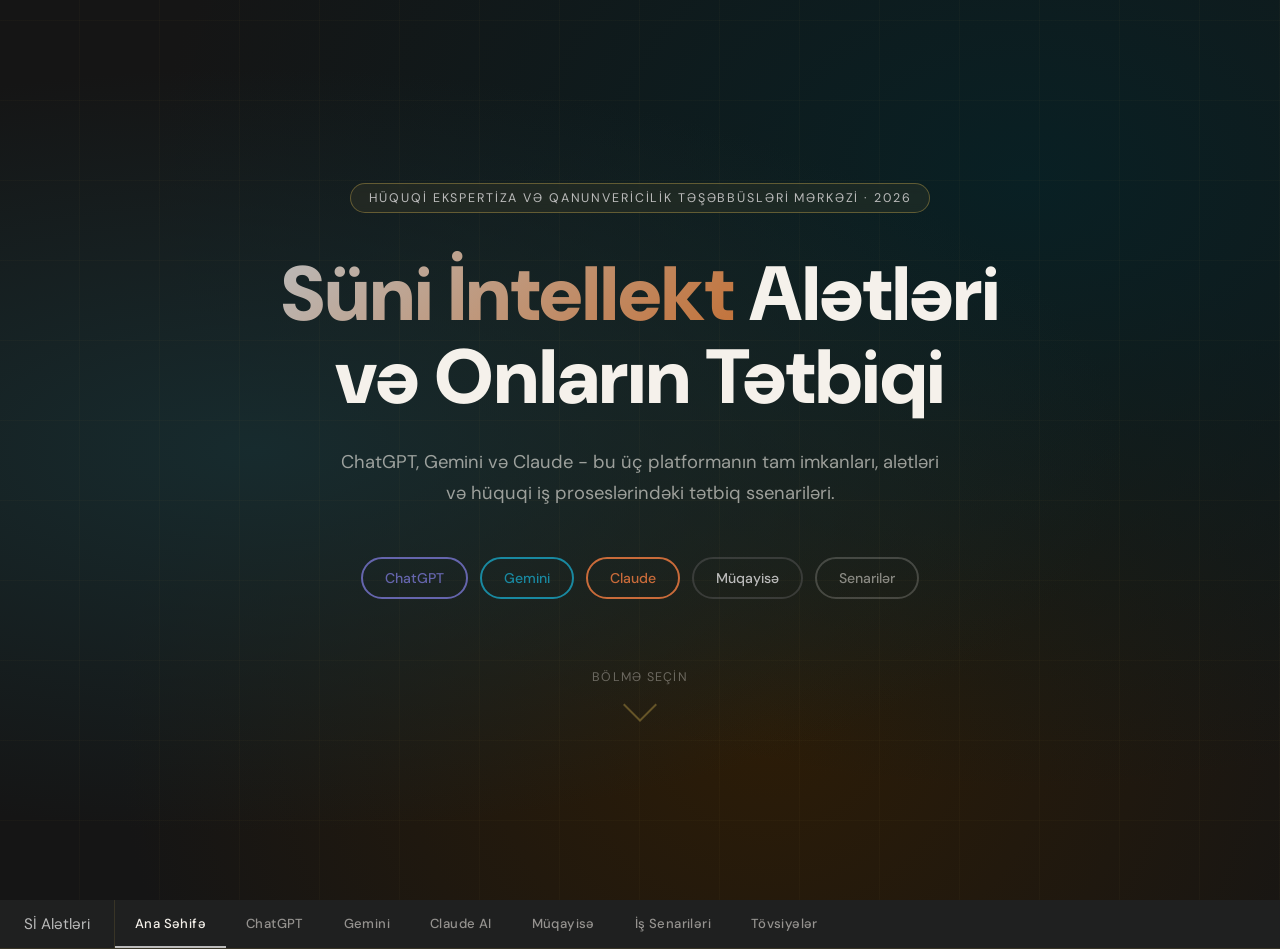
<file: index.html>
<!DOCTYPE html>
<html lang="az">
<head>
<meta charset="UTF-8">
<meta name="viewport" content="width=device-width, initial-scale=1.0">
<title>Süni İntellekt Təlimi</title>
<link rel="stylesheet" href="design.css">
</head>
<body>

<div class="progress-bar" id="progressBar"></div>

<!-- ══════ HERO ══════ -->
<main>
<section class="hero">
  <div class="hero-badge">Hüquqi Ekspertiza və Qanunvericilik Təşəbbüsləri Mərkəzi · 2026</div>
  <h1>
    <span class="highlight">Süni İntellekt</span> Alətləri<br>
    və Onların Tətbiqi
  </h1>
  <p class="hero-subtitle">
    ChatGPT, Gemini və Claude - bu üç platformanın tam imkanları, alətləri
    və hüquqi iş proseslərindəki tətbiq ssenariləri.
  </p>

  <div class="hero-pills">
    <a class="pill pill-chatgpt" href="chatgpt.html">ChatGPT</a>
    <a class="pill pill-gemini"  href="gemini.html">Gemini</a>
    <a class="pill pill-claude"  href="claude-ai.html">Claude</a>
    <a class="pill" style="border-color:rgba(88,88,88,0.5); color:var(--gold);" href="muqayise.html">Müqayisə</a>
    <a class="pill" style="border-color:rgba(245,241,235,0.2); color:rgba(245,241,235,0.5);" href="is-ssenarileri.html">Senarilər</a>
  </div>

  <div class="scroll-hint">
    <span>Bölmə seçin</span>
    <div class="scroll-arrow"></div>
  </div>
</section>
</main>

<script>
window.addEventListener('scroll', () => {
  const scrolled = (window.scrollY / (document.body.scrollHeight - window.innerHeight)) * 100;
  document.getElementById('progressBar').style.width = scrolled + '%';
});
</script>
  
<!-- ══════ NAV ══════ -->
<nav>
  <a class="nav-logo" href="index.html">Sİ Alətləri</a>
  <div class="nav-items">
    <a class="nav-item active"          href="index.html">Ana Səhifə</a>
    <a class="nav-item"                 href="chatgpt.html">ChatGPT</a>
    <a class="nav-item"                 href="gemini.html">Gemini</a>
    <a class="nav-item"                 href="claude-ai.html">Claude AI</a>
    <a class="nav-item"                 href="muqayise.html">Müqayisə</a>
    <a class="nav-item"                 href="is-ssenarileri.html">İş Senariləri</a>
    <a class="nav-item"                 href="tovsiyeler.html">Tövsiyələr</a>
  </div>
</nav>
</body>
</html>
</file>
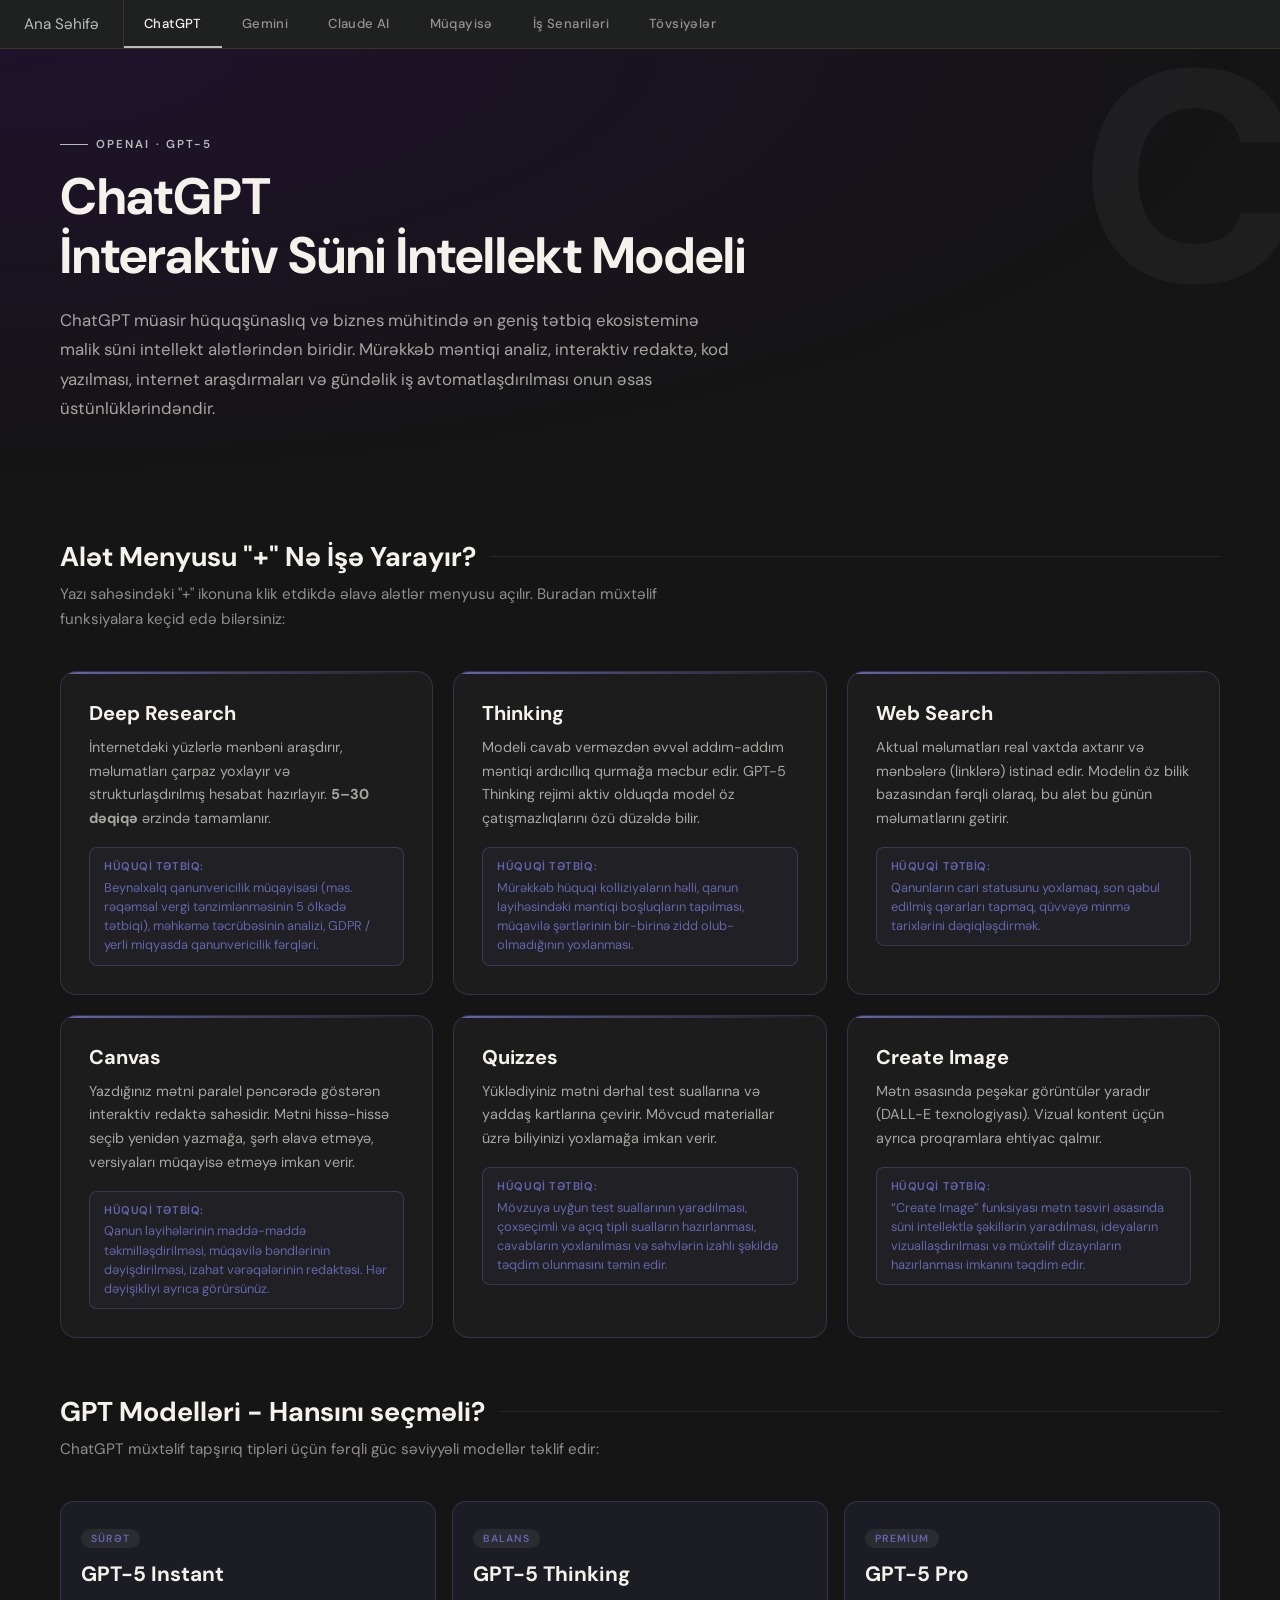
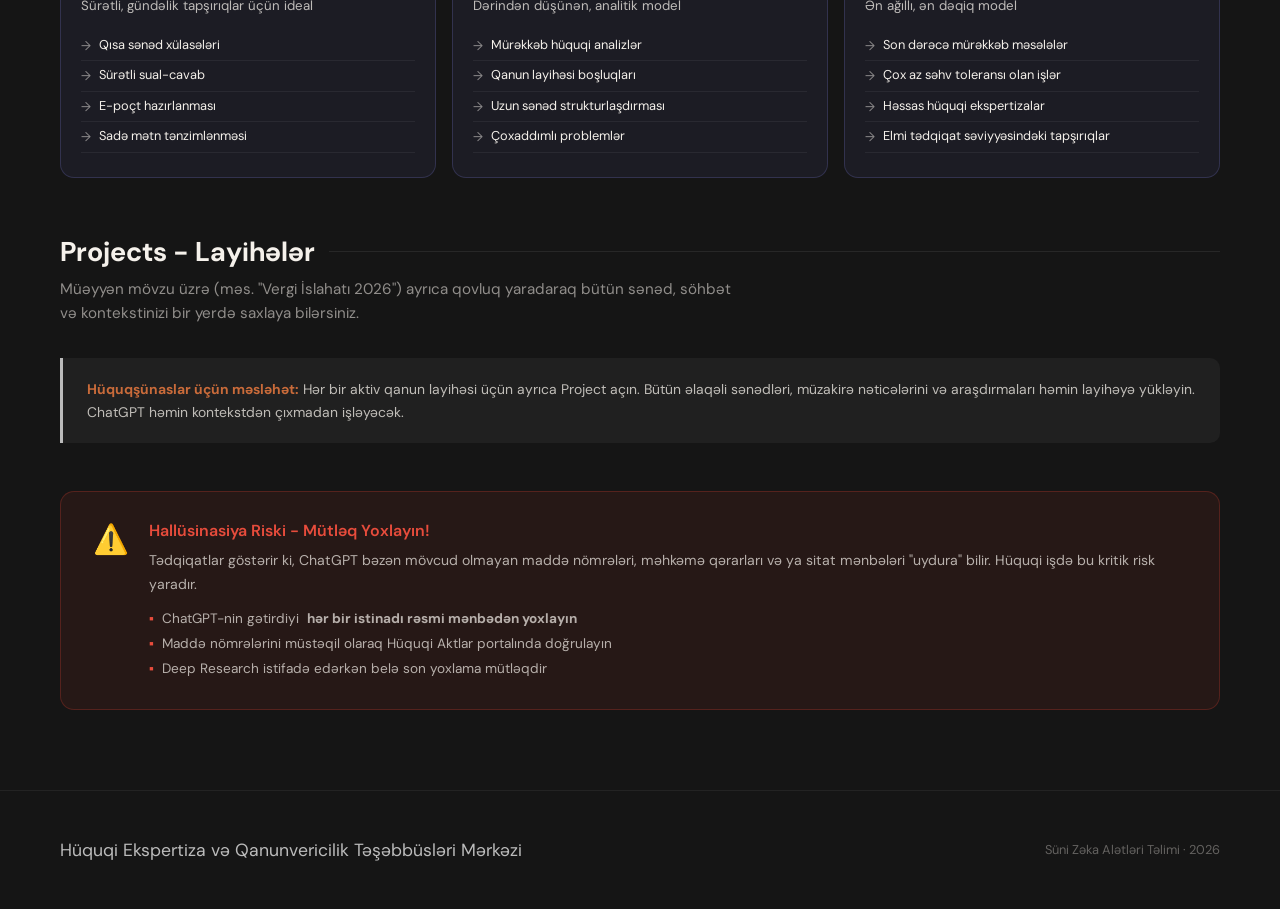
<file: chatgpt.html>
<!DOCTYPE html>
<html lang="az">
<head>
<meta charset="UTF-8">
<meta name="viewport" content="width=device-width, initial-scale=1.0">
<title>ChatGPT - Süni Zəka Alətləri</title>
<link rel="stylesheet" href="design.css">
</head>
<body>

<div class="progress-bar" id="progressBar"></div>

<!-- ══════ NAV ══════ -->
<nav>
  <a class="nav-logo" href="index.html">Ana Səhifə</a>
  <div class="nav-items">
    <a class="nav-item active" href="chatgpt.html">ChatGPT</a>
    <a class="nav-item"        href="gemini.html">Gemini</a>
    <a class="nav-item"        href="claude-ai.html">Claude AI</a>
    <a class="nav-item"        href="muqayise.html">Müqayisə</a>
    <a class="nav-item"        href="is-ssenarileri.html">İş Senariləri</a>
    <a class="nav-item"        href="tovsiyeler.html">Tövsiyələr</a>
  </div>
</nav>

<main>

<!-- ══════ SECTION HERO ══════ -->
<section class="section-hero chatgpt-section-hero" data-letter="C">
  <div class="section-tag">OpenAI · GPT-5</div>
  <h2>ChatGPT<br>İnteraktiv Süni İntellekt Modeli</h2>
  <p>ChatGPT müasir hüquqşünaslıq və biznes mühitində ən geniş tətbiq ekosisteminə malik süni intellekt alətlərindən biridir. Mürəkkəb məntiqi analiz, 
    interaktiv redaktə, kod yazılması, internet araşdırmaları və gündəlik iş avtomatlaşdırılması onun əsas üstünlüklərindəndir.</p>
</section>

<div class="content-wrap">

  <!-- "+" Alət Menyusu -->
  <div class="subsection">
    <h3 class="subsection-title"><span>Alət Menyusu "+" Nə İşə Yarayır?</span></h3>
    <p class="subsection-desc">Yazı sahəsindəki "+" ikonuna klik etdikdə əlavə alətlər menyusu açılır. Buradan müxtəlif funksiyalara keçid edə bilərsiniz:</p>
  </div>

  <div class="tools-grid">

    <div class="tool-card chatgpt-card">
   <!--      <div class="tool-icon chatgpt-icon"></div> -->
      <h3>Deep Research</h3>
      <p>İnternetdəki yüzlərlə mənbəni araşdırır, məlumatları çarpaz yoxlayır və strukturlaşdırılmış hesabat hazırlayır. <strong>5–30 dəqiqə</strong> ərzində tamamlanır.</p>
      <div class="use-case">
        <strong>Hüquqi tətbiq:</strong>
        Beynəlxalq qanunvericilik müqayisəsi (məs. rəqəmsal vergi tənzimlənməsinin 5 ölkədə tətbiqi), məhkəmə təcrübəsinin analizi, GDPR / yerli miqyasda qanunvericilik fərqləri.
      </div>
    </div>

    <div class="tool-card chatgpt-card">
  <!--    <div class="tool-icon chatgpt-icon"></div> -->
      <h3>Thinking</h3>
      <p>Modeli cavab verməzdən əvvəl addım-addım məntiqi ardıcıllıq qurmağa məcbur edir. GPT-5 Thinking rejimi aktiv olduqda model öz çatışmazlıqlarını özü düzəldə bilir.</p>
      <div class="use-case">
        <strong>Hüquqi tətbiq:</strong>
        Mürəkkəb hüquqi kolliziyaların həlli, qanun layihəsindəki məntiqi boşluqların tapılması, müqavilə şərtlərinin bir-birinə zidd olub-olmadığının yoxlanması.
      </div>
    </div>

    <div class="tool-card chatgpt-card">
  <!--    <div class="tool-icon chatgpt-icon"></div> -->
      <h3>Web Search</h3>
      <p>Aktual məlumatları real vaxtda axtarır və mənbələrə (linklərə) istinad edir. Modelin öz bilik bazasından fərqli olaraq, bu alət bu günün məlumatlarını gətirir.</p>
      <div class="use-case">
        <strong>Hüquqi tətbiq:</strong>
        Qanunların cari statusunu yoxlamaq, son qəbul edilmiş qərarları tapmaq, qüvvəyə minmə tarixlərini dəqiqləşdirmək.
      </div>
    </div>

    <div class="tool-card chatgpt-card">
    <!--  <div class="tool-icon chatgpt-icon"></div> -->
      <h3>Canvas</h3>
      <p>Yazdığınız mətni paralel pəncərədə göstərən interaktiv redaktə sahəsidir. Mətni hissə-hissə seçib yenidən yazmağa, şərh əlavə etməyə, versiyaları müqayisə etməyə imkan verir.</p>
      <div class="use-case">
        <strong>Hüquqi tətbiq:</strong>
        Qanun layihələrinin maddə-maddə təkmilləşdirilməsi, müqavilə bəndlərinin dəyişdirilməsi, izahat vərəqələrinin redaktəsi. Hər dəyişikliyi ayrıca görürsünüz.
      </div>
    </div>

    <div class="tool-card chatgpt-card">
   <!--   <div class="tool-icon chatgpt-icon">❓</div> -->
      <h3>Quizzes</h3>
      <p>Yüklədiyiniz mətni dərhal test suallarına və yaddaş kartlarına çevirir. Mövcud materiallar üzrə biliyinizi yoxlamağa imkan verir.</p>
      <div class="use-case">
        <strong>Hüquqi tətbiq:</strong>
        Mövzuya uyğun test suallarının yaradılması, çoxseçimli və açıq tipli sualların hazırlanması, cavabların yoxlanılması və səhvlərin izahlı şəkildə təqdim olunmasını təmin edir.
      </div>
    </div>

    <div class="tool-card chatgpt-card">
<!--     <div class="tool-icon chatgpt-icon">🎨</div>  -->
      <h3>Create Image</h3>
      <p>Mətn əsasında peşəkar görüntülər yaradır (DALL-E texnologiyası).
         Vizual kontent üçün ayrıca proqramlara ehtiyac qalmır.</p>
      <div class="use-case">
        <strong>Hüquqi tətbiq:</strong>
        “Create Image” funksiyası mətn təsviri əsasında süni intellektlə şəkillərin yaradılması, ideyaların vizuallaşdırılması və müxtəlif dizaynların hazırlanması imkanını təqdim edir.
      </div>
    </div>

  </div>

  <!-- GPT Modelləri -->
  <div class="subsection">
    <h3 class="subsection-title"><span>GPT Modelləri - Hansını seçməli?</span></h3>
    <p class="subsection-desc">ChatGPT müxtəlif tapşırıq tipləri üçün fərqli güc səviyyəli modellər təklif edir:</p>
  </div>

  <div class="models-row">

    <div class="model-card" style="background: #6565ad1a; border: 1px solid #6565ad4d;">
      <span class="model-badge" style="background: #acacac1a; color: #6565ad;">Sürət</span>
      <h4>GPT-5 Instant</h4>
      <p>Sürətli, gündəlik tapşırıqlar üçün ideal</p>
      <ul>
        <li>Qısa sənəd xülasələri</li>
        <li>Sürətli sual-cavab</li>
        <li>E-poçt hazırlanması</li>
        <li>Sadə mətn tənzimlənməsi</li>
      </ul>
    </div>

    <div class="model-card" style="background: #6565ad1a; border: 1px solid #6565ad4d;">
      <span class="model-badge" style="background: #acacac1a; color: #6565ad;">Balans</span>
      <h4>GPT-5 Thinking</h4>
      <p>Dərindən düşünən, analitik model</p>
      <ul>
        <li>Mürəkkəb hüquqi analizlər</li>
        <li>Qanun layihəsi boşluqları</li>
        <li>Uzun sənəd strukturlaşdırması</li>
        <li>Çoxaddımlı problemlər</li>
      </ul>
    </div>

    <div class="model-card" style="background: #6565ad1a; border: 1px solid #6565ad4d;">
      <span class="model-badge" style="background: #acacac1a; color: #6565ad;">Premium</span>
      <h4>GPT-5 Pro</h4>
      <p>Ən ağıllı, ən dəqiq model</p>
      <ul>
        <li>Son dərəcə mürəkkəb məsələlər</li>
        <li>Çox az səhv toleransı olan işlər</li>
        <li>Həssas hüquqi ekspertizalar</li>
        <li>Elmi tədqiqat səviyyəsindəki tapşırıqlar</li>
      </ul>
    </div>

  </div>

  <!-- ChatGPT Projects -->
  <div class="subsection">
    <h3 class="subsection-title"><span>Projects - Layihələr</span></h3>
    <p class="subsection-desc">Müəyyən mövzu üzrə (məs. "Vergi İslahatı 2026") ayrıca qovluq yaradaraq
       bütün sənəd, söhbət və kontekstinizi bir yerdə saxlaya bilərsiniz.</p>
  </div>

  <div class="note-box">
    <strong>Hüquqşünaslar üçün məsləhət:</strong> Hər bir aktiv qanun layihəsi üçün ayrıca Project açın.
    Bütün əlaqəli sənədləri, müzakirə nəticələrini və araşdırmaları həmin layihəyə yükləyin.
    ChatGPT həmin kontekstdən çıxmadan işləyəcək.
  </div>

  <div class="warning-box">
    <div class="warning-icon">⚠️</div>
    <div>
      <h3>Hallüsinasiya Riski - Mütləq Yoxlayın!</h3>
      <p>Tədqiqatlar göstərir ki, ChatGPT bəzən mövcud olmayan maddə nömrələri, məhkəmə qərarları
         və ya sitat mənbələri "uydura" bilir. Hüquqi işdə bu kritik risk yaradır.</p>
      <ul>
        <li>ChatGPT-nin gətirdiyi <strong>hər bir istinadı rəsmi mənbədən yoxlayın</strong></li>
        <li>Maddə nömrələrini müstəqil olaraq Hüquqi Aktlar portalında doğrulayın</li>
        <li>Deep Research istifadə edərkən belə son yoxlama mütləqdir</li>
      </ul>
    </div>
  </div>

</div>
</main>

<footer class="footer">
  <div class="footer-left">Hüquqi Ekspertiza və Qanunvericilik Təşəbbüsləri Mərkəzi</div>
  <div class="footer-right">Süni Zəka Alətləri Təlimi · 2026</div>
</footer>

<script>
window.addEventListener('scroll', () => {
  const scrolled = (window.scrollY / (document.body.scrollHeight - window.innerHeight)) * 100;
  document.getElementById('progressBar').style.width = scrolled + '%';
});
</script>
</body>
</html>
</file>
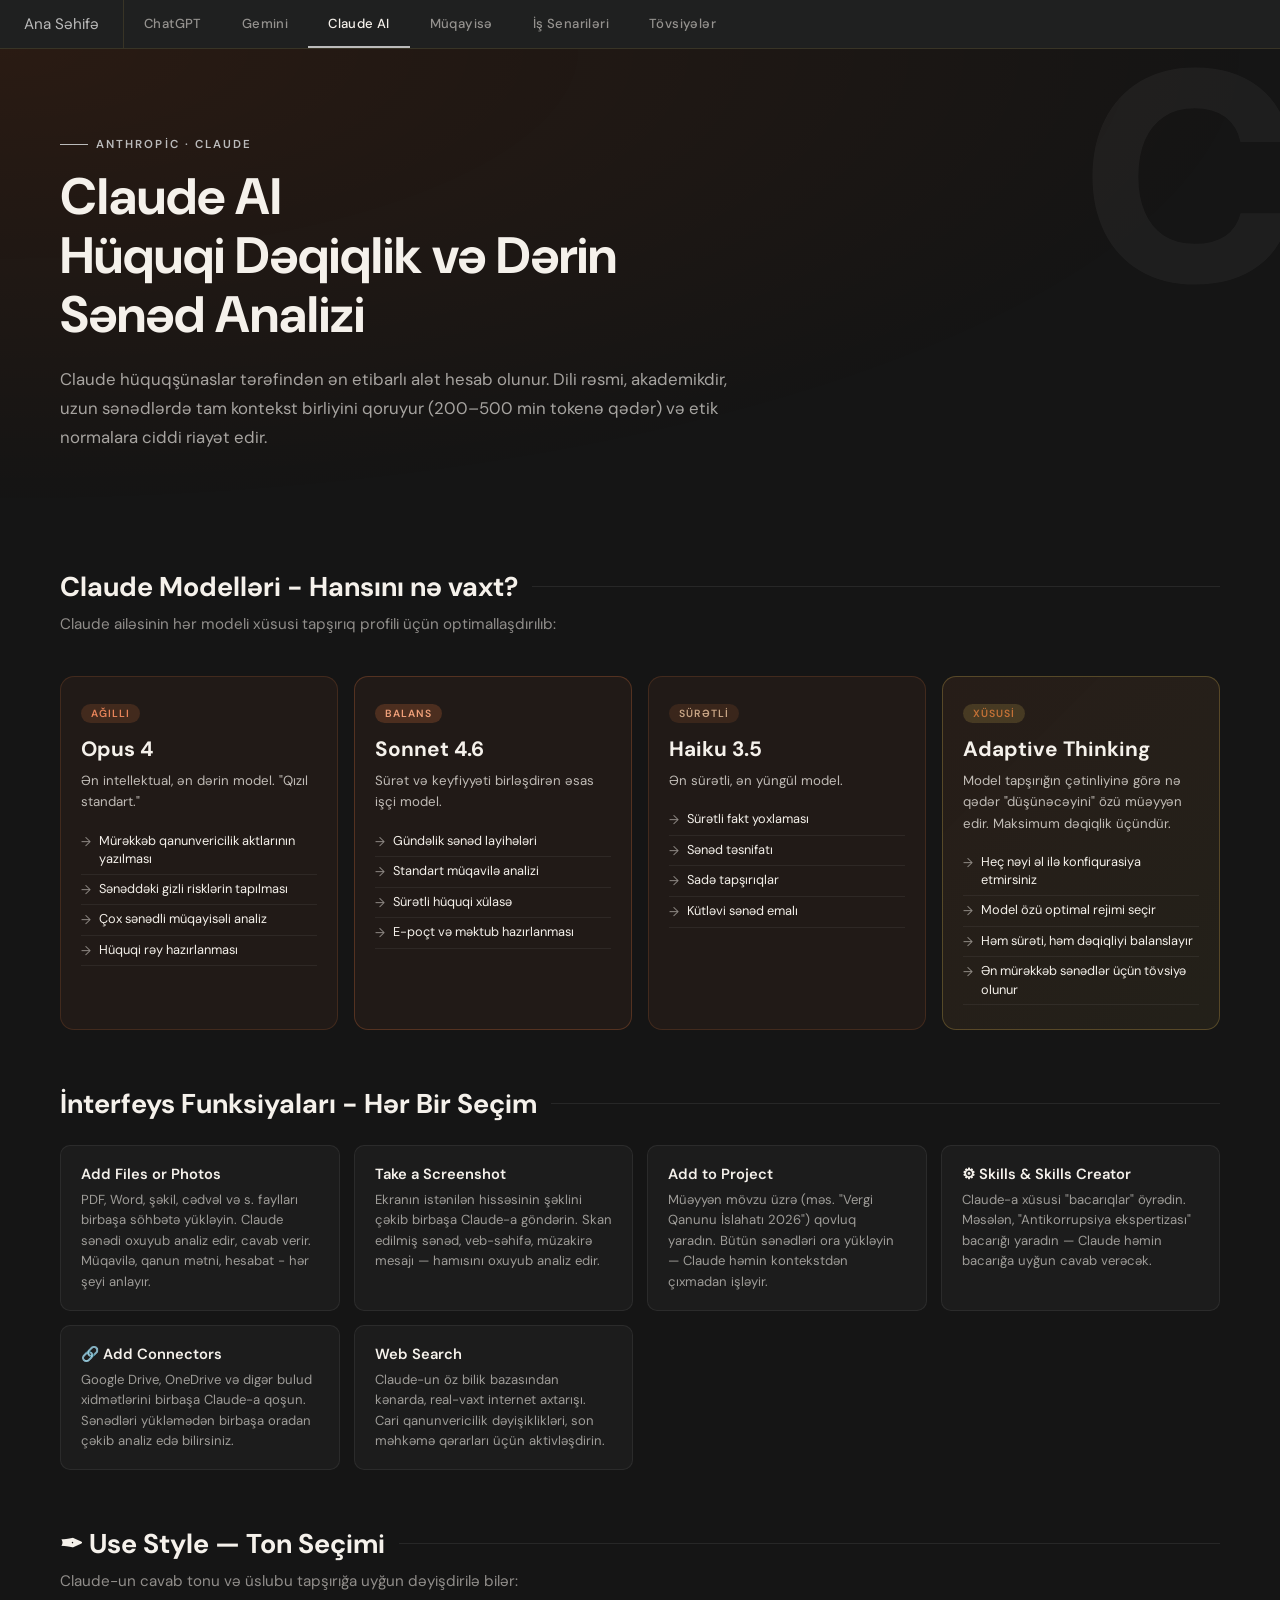
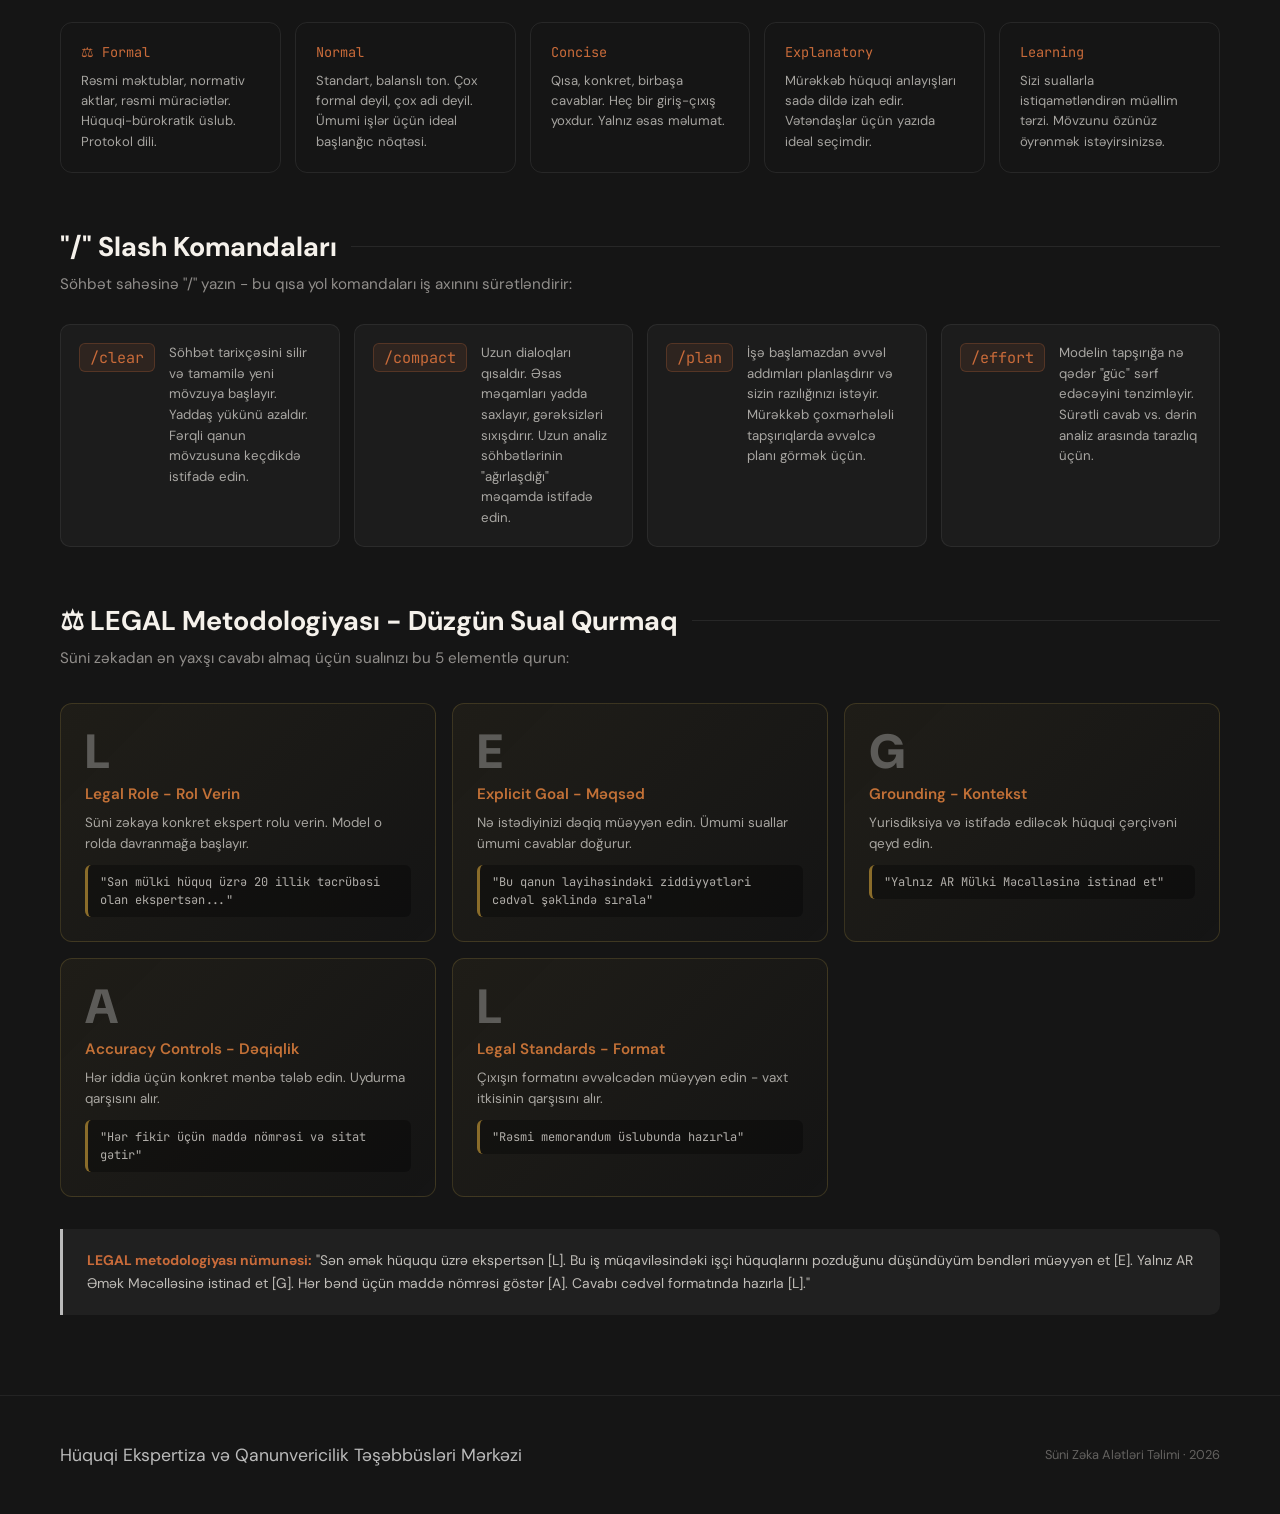
<file: claude-ai.html>
<!DOCTYPE html>
<html lang="az">
<head>
<meta charset="UTF-8">
<meta name="viewport" content="width=device-width, initial-scale=1.0">
<title>Claude AI - Süni Zəka Alətləri</title>
<link rel="stylesheet" href="design.css">
</head>
<body>

<div class="progress-bar" id="progressBar"></div>

<!-- ══════ NAV ══════ -->
<nav>
  <a class="nav-logo" href="index.html">Ana Səhifə</a>
  <div class="nav-items">
    <a class="nav-item"        href="chatgpt.html">ChatGPT</a>
    <a class="nav-item"        href="gemini.html">Gemini</a>
    <a class="nav-item active" href="claude-ai.html">Claude AI</a>
    <a class="nav-item"        href="muqayise.html">Müqayisə</a>
    <a class="nav-item"        href="is-ssenarileri.html">İş Senariləri</a>
    <a class="nav-item"        href="tovsiyeler.html">Tövsiyələr</a>
  </div>
</nav>

<main>

<!-- ══════ SECTION HERO ══════ -->
<section class="section-hero claude-section-hero" data-letter="C">
  <div class="section-tag">Anthropic · Claude</div>
  <h2>Claude AI<br>Hüquqi Dəqiqlik və Dərin Sənəd Analizi</h2>
  <p>Claude hüquqşünaslar tərəfindən ən etibarlı alət hesab olunur. Dili rəsmi, akademikdir,
     uzun sənədlərdə tam kontekst birliyini qoruyur (200–500 min tokenə qədər)
     və etik normalara ciddi riayət edir.</p>
</section>

<div class="content-wrap">

  <!-- Claude Modelləri -->
  <div class="subsection">
    <h3 class="subsection-title"><span>Claude Modelləri - Hansını nə vaxt?</span></h3>
    <p class="subsection-desc">Claude ailəsinin hər modeli xüsusi tapşırıq profili üçün optimallaşdırılıb:</p>
  </div>

  <div class="models-row" style="grid-template-columns: repeat(auto-fit, minmax(220px, 1fr));">

    <div class="model-card" style="background: rgba(201,107,58,0.07); border: 1px solid rgba(201,107,58,0.2);">
      <span class="model-badge" style="background: rgba(201,107,58,0.2); color: #e8845a;">Ağıllı</span>
      <h4>Opus 4</h4>
      <p>Ən intellektual, ən dərin model. "Qızıl standart."</p>
      <ul>
        <li>Mürəkkəb qanunvericilik aktlarının yazılması</li>
        <li>Sənəddəki gizli risklərin tapılması</li>
        <li>Çox sənədli müqayisəli analiz</li>
        <li>Hüquqi rəy hazırlanması</li>
      </ul>
    </div>

    <div class="model-card" style="background: rgba(201,107,58,0.07); border: 1px solid rgba(201,107,58,0.3);">
      <span class="model-badge" style="background: rgba(201,107,58,0.25); color: #f0a07a;">Balans</span>
      <h4>Sonnet 4.6</h4>
      <p>Sürət və keyfiyyəti birləşdirən əsas işçi model.</p>
      <ul>
        <li>Gündəlik sənəd layihələri</li>
        <li>Standart müqavilə analizi</li>
        <li>Sürətli hüquqi xülasə</li>
        <li>E-poçt və məktub hazırlanması</li>
      </ul>
    </div>

    <div class="model-card" style="background: rgba(201,107,58,0.07); border: 1px solid rgba(201,107,58,0.2);">
      <span class="model-badge" style="background: rgba(201,107,58,0.15); color: #c9a585;">Sürətli</span>
      <h4>Haiku 3.5</h4>
      <p>Ən sürətli, ən yüngül model.</p>
      <ul>
        <li>Sürətli fakt yoxlaması</li>
        <li>Sənəd təsnifatı</li>
        <li>Sadə tapşırıqlar</li>
        <li>Kütləvi sənəd emalı</li>
      </ul>
    </div>

    <div class="model-card" style="background: linear-gradient(135deg, rgba(201,107,58,0.1), rgba(201,168,76,0.08)); border: 1px solid rgba(201,168,76,0.3);">
      <span class="model-badge" style="background: rgba(201,168,76,0.2); color: var(--gold-light);">Xüsusi</span>
      <h4>Adaptive Thinking</h4>
      <p>Model tapşırığın çətinliyinə görə nə qədər "düşünəcəyini" özü müəyyən edir. Maksimum dəqiqlik üçündür.</p>
      <ul>
        <li>Heç nəyi əl ilə konfiqurasiya etmirsiniz</li>
        <li>Model özü optimal rejimi seçir</li>
        <li>Həm sürəti, həm dəqiqliyi balanslayır</li>
        <li>Ən mürəkkəb sənədlər üçün tövsiyə olunur</li>
      </ul>
    </div>

  </div>

  <!-- Claude İnterfeys Funksiyaları -->
  <div class="subsection">
    <h3 class="subsection-title"><span>İnterfeys Funksiyaları - Hər Bir Seçim</span></h3>
  </div>

  <div class="connector-grid">

    <div class="connector-item">
      <h4>Add Files or Photos</h4>
      <p>PDF, Word, şəkil, cədvəl və s. faylları birbaşa söhbətə yükləyin.
         Claude sənədi oxuyub analiz edir, cavab verir.
         Müqavilə, qanun mətni, hesabat - hər şeyi anlayır.</p>
    </div>

    <div class="connector-item">
      <h4>Take a Screenshot</h4>
      <p>Ekranın istənilən hissəsinin şəklini çəkib birbaşa Claude-a göndərin.
         Skan edilmiş sənəd, veb-səhifə, müzakirə mesajı — hamısını oxuyub analiz edir.</p>
    </div>

    <div class="connector-item">
      <h4>Add to Project</h4>
      <p>Müəyyən mövzu üzrə (məs. "Vergi Qanunu İslahatı 2026") qovluq yaradın.
         Bütün sənədləri ora yükləyin — Claude həmin kontekstdən çıxmadan işləyir.</p>
    </div>

    <div class="connector-item">
      <h4>⚙ Skills &amp; Skills Creator</h4>
      <p>Claude-a xüsusi "bacarıqlar" öyrədin. Məsələn, "Antikorrupsiya ekspertizası" bacarığı yaradın —
         Claude həmin bacarığa uyğun cavab verəcək.</p>
    </div>

    <div class="connector-item">
      <h4>🔗 Add Connectors</h4>
      <p>Google Drive, OneDrive və digər bulud xidmətlərini birbaşa Claude-a qoşun.
         Sənədləri yükləmədən birbaşa oradan çəkib analiz edə bilirsiniz.</p>
    </div>

    <div class="connector-item">
      <h4>Web Search</h4>
      <p>Claude-un öz bilik bazasından kənarda, real-vaxt internet axtarışı.
         Cari qanunvericilik dəyişiklikləri, son məhkəmə qərarları üçün aktivləşdirin.</p>
    </div>

  </div>

  <!-- Stil Seçimləri -->
  <div class="subsection">
    <h3 class="subsection-title"><span>✒ Use Style — Ton Seçimi</span></h3>
    <p class="subsection-desc">Claude-un cavab tonu və üslubu tapşırığa uyğun dəyişdirilə bilər:</p>
  </div>

  <div class="style-grid">

    <div class="style-card">
      <div class="style-name">⚖ Formal</div>
      <p>Rəsmi məktublar, normativ aktlar, rəsmi müraciətlər. Hüquqi-bürokratik üslub. Protokol dili.</p>
    </div>

    <div class="style-card">
      <div class="style-name">Normal</div>
      <p>Standart, balanslı ton. Çox formal deyil, çox adi deyil. Ümumi işlər üçün ideal başlanğıc nöqtəsi.</p>
    </div>

    <div class="style-card">
      <div class="style-name">Concise</div>
      <p>Qısa, konkret, birbaşa cavablar. Heç bir giriş-çıxış yoxdur. Yalnız əsas məlumat.</p>
    </div>

    <div class="style-card">
      <div class="style-name">Explanatory</div>
      <p>Mürəkkəb hüquqi anlayışları sadə dildə izah edir. Vətəndaşlar üçün yazıda ideal seçimdir.</p>
    </div>

    <div class="style-card">
      <div class="style-name">Learning</div>
      <p>Sizi suallarla istiqamətləndirən müəllim tərzi. Mövzunu özünüz öyrənmək istəyirsinizsə.</p>
    </div>

  </div>

  <!-- Slash Commands -->
  <div class="subsection">
    <h3 class="subsection-title"><span>"/" Slash Komandaları</span></h3>
    <p class="subsection-desc">Söhbət sahəsinə "/" yazın - bu qısa yol komandaları iş axınını sürətləndirir:</p>
  </div>

  <div class="slash-list">

    <div class="slash-item">
      <div class="slash-cmd">/clear</div>
      <div class="slash-desc">Söhbət tarixçəsini silir və tamamilə yeni mövzuya başlayır.
         Yaddaş yükünü azaldır. Fərqli qanun mövzusuna keçdikdə istifadə edin.</div>
    </div>

    <div class="slash-item">
      <div class="slash-cmd">/compact</div>
      <div class="slash-desc">Uzun dialoqları qısaldır. Əsas məqamları yadda saxlayır, gərəksizləri sıxışdırır.
         Uzun analiz söhbətlərinin "ağırlaşdığı" məqamda istifadə edin.</div>
    </div>

    <div class="slash-item">
      <div class="slash-cmd">/plan</div>
      <div class="slash-desc">İşə başlamazdan əvvəl addımları planlaşdırır və sizin razılığınızı istəyir.
         Mürəkkəb çoxmərhələli tapşırıqlarda əvvəlcə planı görmək üçün.</div>
    </div>

    <div class="slash-item">
      <div class="slash-cmd">/effort</div>
      <div class="slash-desc">Modelin tapşırığa nə qədər "güc" sərf edəcəyini tənzimləyir.
         Sürətli cavab vs. dərin analiz arasında tarazlıq üçün.</div>
    </div>

  </div>

  <!-- LEGAL Framework -->
  <div class="subsection">
    <h3 class="subsection-title"><span>⚖ LEGAL Metodologiyası - Düzgün Sual Qurmaq</span></h3>
    <p class="subsection-desc">Süni zəkadan ən yaxşı cavabı almaq üçün sualınızı bu 5 elementlə qurun:</p>
  </div>

  <div class="legal-frame">

    <div class="legal-item">
      <div class="legal-letter">L</div>
      <h4>Legal Role - Rol Verin</h4>
      <p>Süni zəkaya konkret ekspert rolu verin. Model o rolda davranmağa başlayır.</p>
      <div class="legal-example">"Sən mülki hüquq üzrə 20 illik təcrübəsi olan ekspertsən..."</div>
    </div>

    <div class="legal-item">
      <div class="legal-letter">E</div>
      <h4>Explicit Goal - Məqsəd</h4>
      <p>Nə istədiyinizi dəqiq müəyyən edin. Ümumi suallar ümumi cavablar doğurur.</p>
      <div class="legal-example">"Bu qanun layihəsindəki ziddiyyətləri cədvəl şəklində sırala"</div>
    </div>

    <div class="legal-item">
      <div class="legal-letter">G</div>
      <h4>Grounding - Kontekst</h4>
      <p>Yurisdiksiya və istifadə ediləcək hüquqi çərçivəni qeyd edin.</p>
      <div class="legal-example">"Yalnız AR Mülki Məcəlləsinə istinad et"</div>
    </div>

    <div class="legal-item">
      <div class="legal-letter">A</div>
      <h4>Accuracy Controls - Dəqiqlik</h4>
      <p>Hər iddia üçün konkret mənbə tələb edin. Uydurma qarşısını alır.</p>
      <div class="legal-example">"Hər fikir üçün maddə nömrəsi və sitat gətir"</div>
    </div>

    <div class="legal-item">
      <div class="legal-letter">L</div>
      <h4>Legal Standards - Format</h4>
      <p>Çıxışın formatını əvvəlcədən müəyyən edin - vaxt itkisinin qarşısını alır.</p>
      <div class="legal-example">"Rəsmi memorandum üslubunda hazırla"</div>
    </div>

  </div>

  <div class="note-box" style="margin-top: 32px;">
    <strong>LEGAL metodologiyası nümunəsi:</strong>
    "Sən əmək hüququ üzrə ekspertsən [L]. Bu iş müqaviləsindəki işçi hüquqlarını pozduğunu düşündüyüm bəndləri
    müəyyən et [E]. Yalnız AR Əmək Məcəlləsinə istinad et [G]. Hər bənd üçün maddə nömrəsi göstər [A].
    Cavabı cədvəl formatında hazırla [L]."
  </div>

</div>
</main>

<footer class="footer">
  <div class="footer-left">Hüquqi Ekspertiza və Qanunvericilik Təşəbbüsləri Mərkəzi</div>
  <div class="footer-right">Süni Zəka Alətləri Təlimi · 2026</div>
</footer>

<script>
window.addEventListener('scroll', () => {
  const scrolled = (window.scrollY / (document.body.scrollHeight - window.innerHeight)) * 100;
  document.getElementById('progressBar').style.width = scrolled + '%';
});
</script>
</body>
</html>
</file>
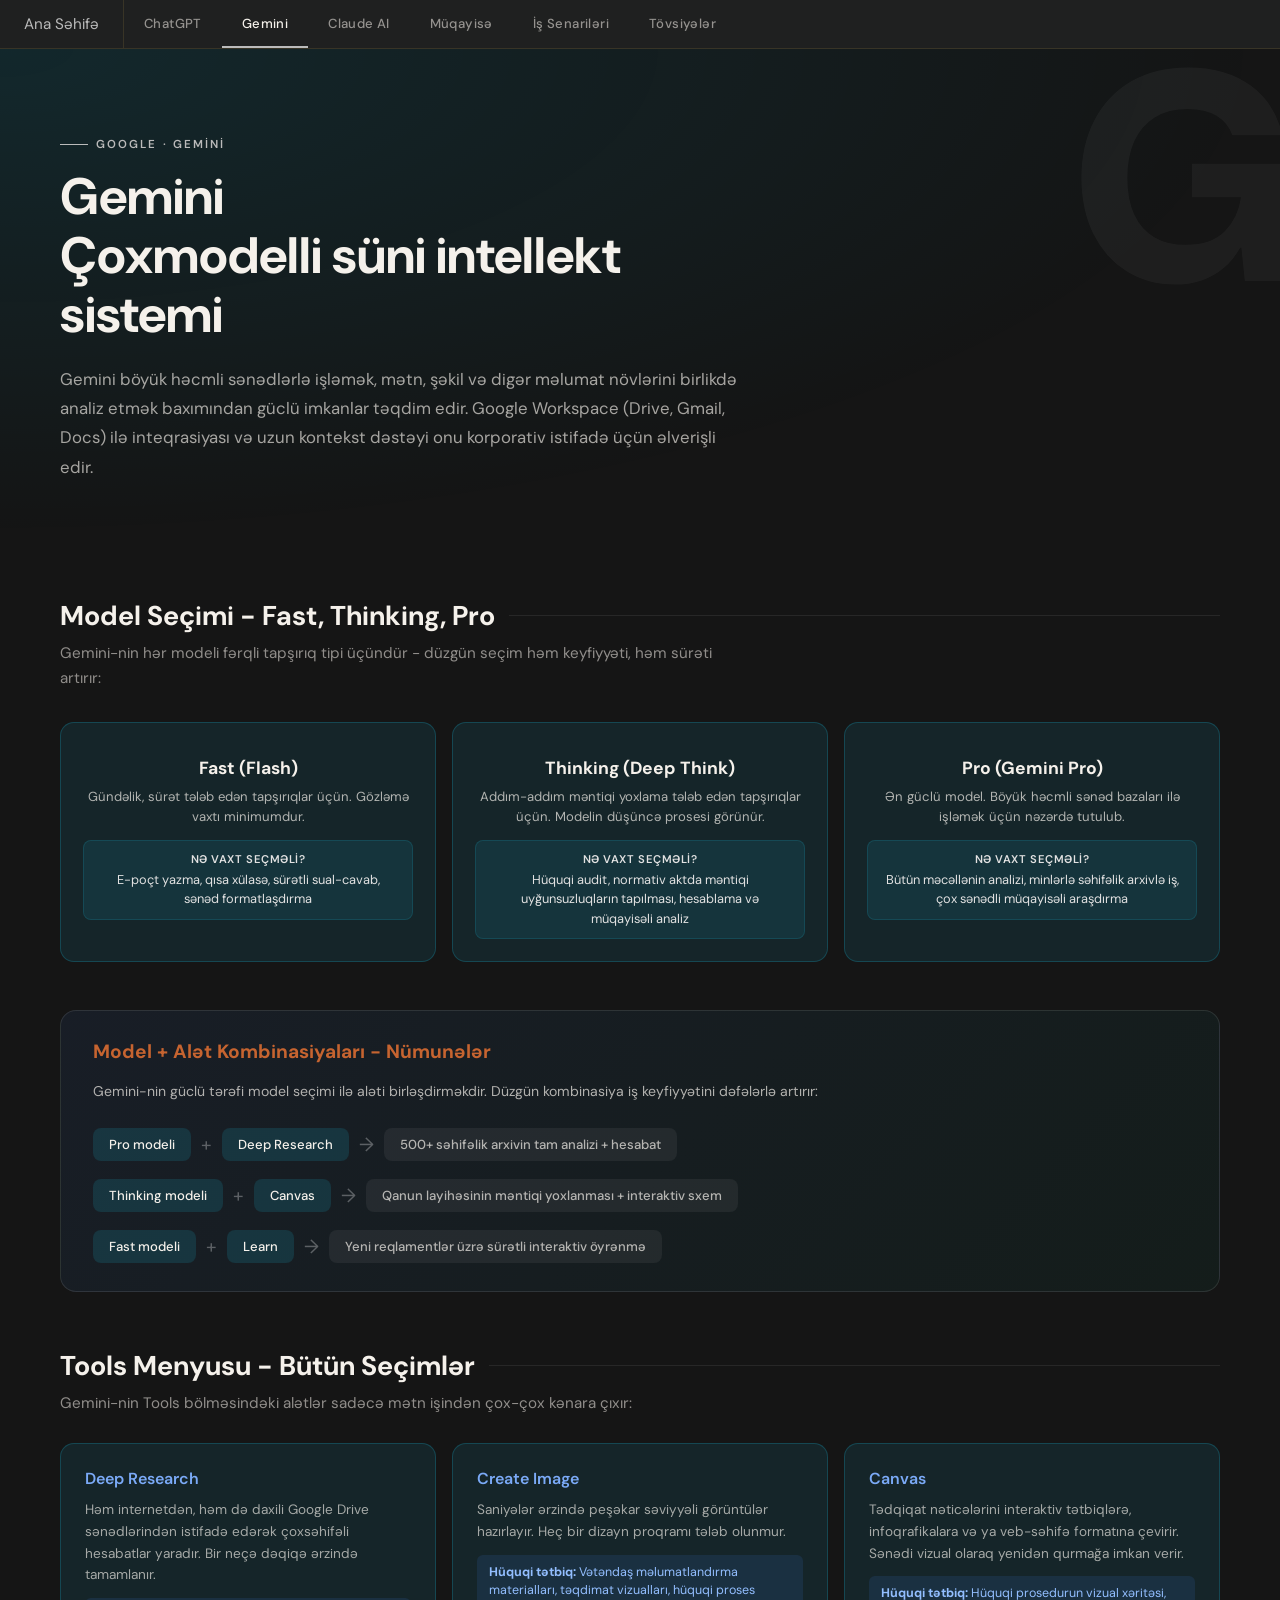
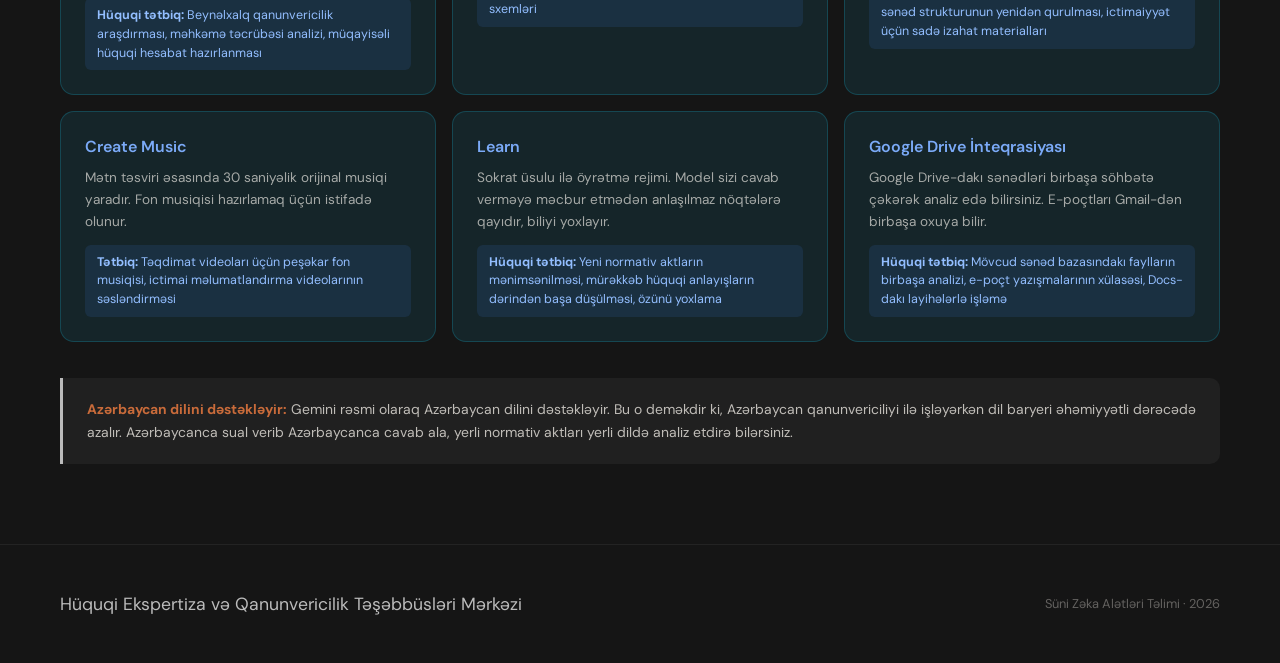
<file: gemini.html>
<!DOCTYPE html>
<html lang="az">
<head>
<meta charset="UTF-8">
<meta name="viewport" content="width=device-width, initial-scale=1.0">
<title>Gemini - Süni Zəka Alətləri</title>
<link rel="stylesheet" href="design.css">
</head>
<body>

<div class="progress-bar" id="progressBar"></div>

<!-- ══════ NAV ══════ -->
<nav>
  <a class="nav-logo" href="index.html">Ana Səhifə</a>
  <div class="nav-items">
    <a class="nav-item"        href="chatgpt.html">ChatGPT</a>
    <a class="nav-item active" href="gemini.html">Gemini</a>
    <a class="nav-item"        href="claude-ai.html">Claude AI</a>
    <a class="nav-item"        href="muqayise.html">Müqayisə</a>
    <a class="nav-item"        href="is-ssenarileri.html">İş Senariləri</a>
    <a class="nav-item"        href="tovsiyeler.html">Tövsiyələr</a>
  </div>
</nav>

<main>

<!-- ══════ SECTION HERO ══════ -->
<section class="section-hero gemini-section-hero" data-letter="G">
  <div class="section-tag">Google · Gemini</div>
  <h2>Gemini<br>Çoxmodelli süni intellekt sistemi</h2>
  <p>Gemini böyük həcmli sənədlərlə işləmək, mətn, şəkil və digər məlumat növlərini birlikdə analiz etmək baxımından güclü imkanlar təqdim edir. 
    Google Workspace (Drive, Gmail, Docs) ilə inteqrasiyası və uzun kontekst dəstəyi onu korporativ istifadə üçün əlverişli edir.</p>
</section>

<div class="content-wrap">

  <!-- Model seçimi -->
  <div class="subsection">
    <h3 class="subsection-title"><span>Model Seçimi - Fast, Thinking, Pro</span></h3>
    <p class="subsection-desc">Gemini-nin hər modeli fərqli tapşırıq tipi üçündür - düzgün seçim həm keyfiyyəti, həm sürəti artırır:</p>
  </div>

  <div class="gemini-models">

    <div class="gm-card" style="background: #1989a124; border: 1px solid #1989a159;">
      <span class="gm-icon"></span>
      <h4>Fast (Flash)</h4>
      <p>Gündəlik, sürət tələb edən tapşırıqlar üçün. Gözləmə vaxtı minimumdur.</p>
      <div class="use-case" style="background: #1989a129; border-color: #1989a140; color: #e2e2e2; margin-top: 12px;">
        <strong>Nə vaxt seçməli?</strong>
        E-poçt yazma, qısa xülasə, sürətli sual-cavab, sənəd formatlaşdırma
      </div>
    </div>

    <div class="gm-card" style="background: #1989a124; border: 1px solid #1989a159;">
      <span class="gm-icon"></span>
      <h4>Thinking (Deep Think)</h4>
      <p>Addım-addım məntiqi yoxlama tələb edən tapşırıqlar üçün. Modelin düşüncə prosesi görünür.</p>
      <div class="use-case" style="background: #1989a129; border-color: #1989a140; color: #e2e2e2; margin-top: 12px;">
        <strong>Nə vaxt seçməli?</strong>
        Hüquqi audit, normativ aktda məntiqi uyğunsuzluqların tapılması, hesablama və müqayisəli analiz
      </div>
    </div>

    <div class="gm-card" style="background: #1989a124; border: 1px solid #1989a159;">
      <span class="gm-icon"></span>
      <h4>Pro (Gemini Pro)</h4>
      <p>Ən güclü model. Böyük həcmli sənəd bazaları ilə işləmək üçün nəzərdə tutulub.</p>
      <div class="use-case" style="background: #1989a129; border-color: #1989a140; color: #e2e2e2; margin-top: 12px;">
        <strong>Nə vaxt seçməli?</strong>
        Bütün məcəllənin analizi, minlərlə səhifəlik arxivlə iş, çox sənədli müqayisəli araşdırma
      </div>
    </div>

  </div>

  <!-- Model + Tool Kombinasiyaları -->
  <div class="combo-tip">
    <h3>Model + Alət Kombinasiyaları - Nümunələr</h3>
    <p>Gemini-nin güclü tərəfi model seçimi ilə aləti birləşdirməkdir.
       Düzgün kombinasiya iş keyfiyyətini dəfələrlə artırır:</p>

    <div class="combo-flow" style="margin-top: 24px;">
      <div class="cf-step" style="background: #1989a138; color: #f5f1eb;">Pro modeli</div>
      <div class="cf-arrow">+</div>
      <div class="cf-step" style="background: #1989a138; color: #f5f1eb;">Deep Research</div>
      <div class="cf-arrow">→</div>
      <div class="cf-step" style="background: rgba(255,255,255,0.06); color: rgba(245,241,235,0.7);">500+ səhifəlik arxivin tam analizi + hesabat</div>
    </div>

    <div class="combo-flow">
      <div class="cf-step" style="background: #1989a138; color: #f5f1eb;">Thinking modeli</div>
      <div class="cf-arrow">+</div>
      <div class="cf-step" style="background: #1989a138; color: #f5f1eb;">Canvas</div>
      <div class="cf-arrow">→</div>
      <div class="cf-step" style="background: rgba(255,255,255,0.06); color: rgba(245,241,235,0.7);">Qanun layihəsinin məntiqi yoxlanması + interaktiv sxem</div>
    </div>

    <div class="combo-flow">
      <div class="cf-step" style="background: #1989a138; color: #f5f1eb;">Fast modeli</div>
      <div class="cf-arrow">+</div>
      <div class="cf-step" style="background: #1989a138; color: #f5f1eb;">Learn</div>
      <div class="cf-arrow">→</div>
      <div class="cf-step" style="background: rgba(255,255,255,0.06); color: rgba(245,241,235,0.7);">Yeni reqlamentlər üzrə sürətli interaktiv öyrənmə</div>
    </div>
  </div>

  <!-- Tools Menyusu -->
  <div class="subsection">
    <h3 class="subsection-title"><span>Tools Menyusu - Bütün Seçimlər</span></h3>
    <p class="subsection-desc">Gemini-nin Tools bölməsindəki alətlər sadəcə mətn işindən çox-çox kənara çıxır:</p>
  </div>

  <div class="gemini-tools">

    <div class="gt-card">
      <h4>Deep Research</h4>
      <p>Həm internetdən, həm də daxili Google Drive sənədlərindən istifadə edərək çoxsəhifəli hesabatlar yaradır.
         Bir neçə dəqiqə ərzində tamamlanır.</p>
      <div class="gt-use">
        <strong>Hüquqi tətbiq:</strong> Beynəlxalq qanunvericilik araşdırması, məhkəmə təcrübəsi analizi,
        müqayisəli hüquqi hesabat hazırlanması
      </div>
    </div>

    <div class="gt-card">
      <h4>Create Image</h4>
      <p>Saniyələr ərzində peşəkar səviyyəli görüntülər hazırlayır. Heç bir dizayn proqramı tələb olunmur.</p>
      <div class="gt-use">
        <strong>Hüquqi tətbiq:</strong> Vətəndaş məlumatlandırma materialları, təqdimat vizualları,
        hüquqi proses sxemləri
      </div>
    </div>

    <div class="gt-card">
      <h4>Canvas</h4>
      <p>Tədqiqat nəticələrini interaktiv tətbiqlərə, infoqrafikalara və ya veb-səhifə formatına çevirir.
         Sənədi vizual olaraq yenidən qurmağa imkan verir.</p>
      <div class="gt-use">
        <strong>Hüquqi tətbiq:</strong> Hüquqi prosedurun vizual xəritəsi, sənəd strukturunun yenidən qurulması,
        ictimaiyyət üçün sadə izahat materialları
      </div>
    </div>

    <div class="gt-card">
      <h4>Create Music</h4>
      <p>Mətn təsviri əsasında 30 saniyəlik orijinal musiqi yaradır. Fon musiqisi hazırlamaq üçün istifadə olunur.</p>
      <div class="gt-use">
        <strong>Tətbiq:</strong> Təqdimat videoları üçün peşəkar fon musiqisi,
        ictimai məlumatlandırma videolarının səsləndirməsi
      </div>
    </div>

    <div class="gt-card">
      <h4>Learn</h4>
      <p>Sokrat üsulu ilə öyrətmə rejimi. Model sizi cavab verməyə məcbur etmədən anlaşılmaz nöqtələrə qayıdır,
         biliyi yoxlayır.</p>
      <div class="gt-use">
        <strong>Hüquqi tətbiq:</strong> Yeni normativ aktların mənimsənilməsi, mürəkkəb hüquqi anlayışların
        dərindən başa düşülməsi, özünü yoxlama
      </div>
    </div>

    <div class="gt-card">
      <h4>Google Drive İnteqrasiyası</h4>
      <p>Google Drive-dakı sənədləri birbaşa söhbətə çəkərək analiz edə bilirsiniz.
         E-poçtları Gmail-dən birbaşa oxuya bilir.</p>
      <div class="gt-use">
        <strong>Hüquqi tətbiq:</strong> Mövcud sənəd bazasındakı faylların birbaşa analizi,
        e-poçt yazışmalarının xülasəsi, Docs-dakı layihələrlə işləmə
      </div>
    </div>

  </div>

  <div class="note-box" style="margin-top: 36px;">
    <strong>Azərbaycan dilini dəstəkləyir:</strong> Gemini rəsmi olaraq Azərbaycan dilini dəstəkləyir.
    Bu o deməkdir ki, Azərbaycan qanunvericiliyi ilə işləyərkən dil baryeri əhəmiyyətli dərəcədə azalır.
    Azərbaycanca sual verib Azərbaycanca cavab ala, yerli normativ aktları yerli dildə analiz etdirə bilərsiniz.
  </div>

</div>
</main>

<footer class="footer">
  <div class="footer-left">Hüquqi Ekspertiza və Qanunvericilik Təşəbbüsləri Mərkəzi</div>
  <div class="footer-right">Süni Zəka Alətləri Təlimi · 2026</div>
</footer>

<script>
window.addEventListener('scroll', () => {
  const scrolled = (window.scrollY / (document.body.scrollHeight - window.innerHeight)) * 100;
  document.getElementById('progressBar').style.width = scrolled + '%';
});
</script>
</body>
</html>
</file>
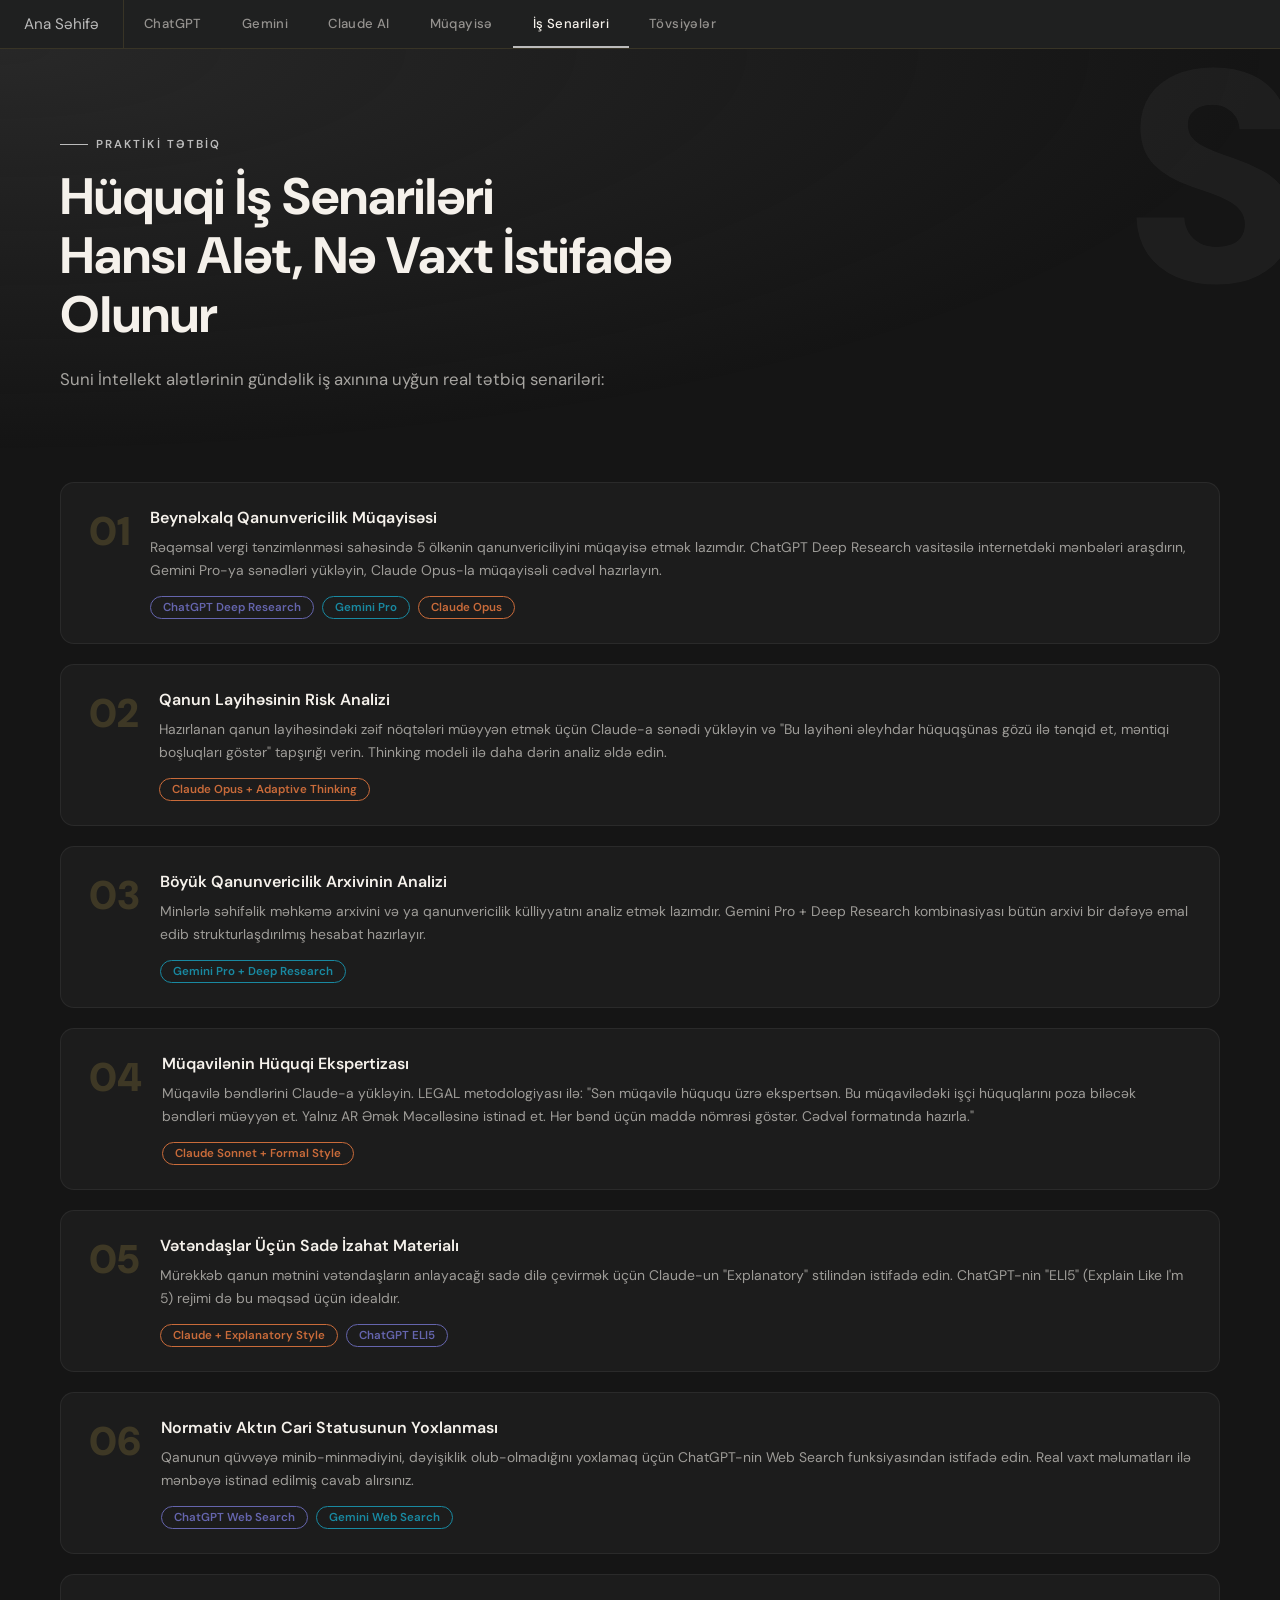
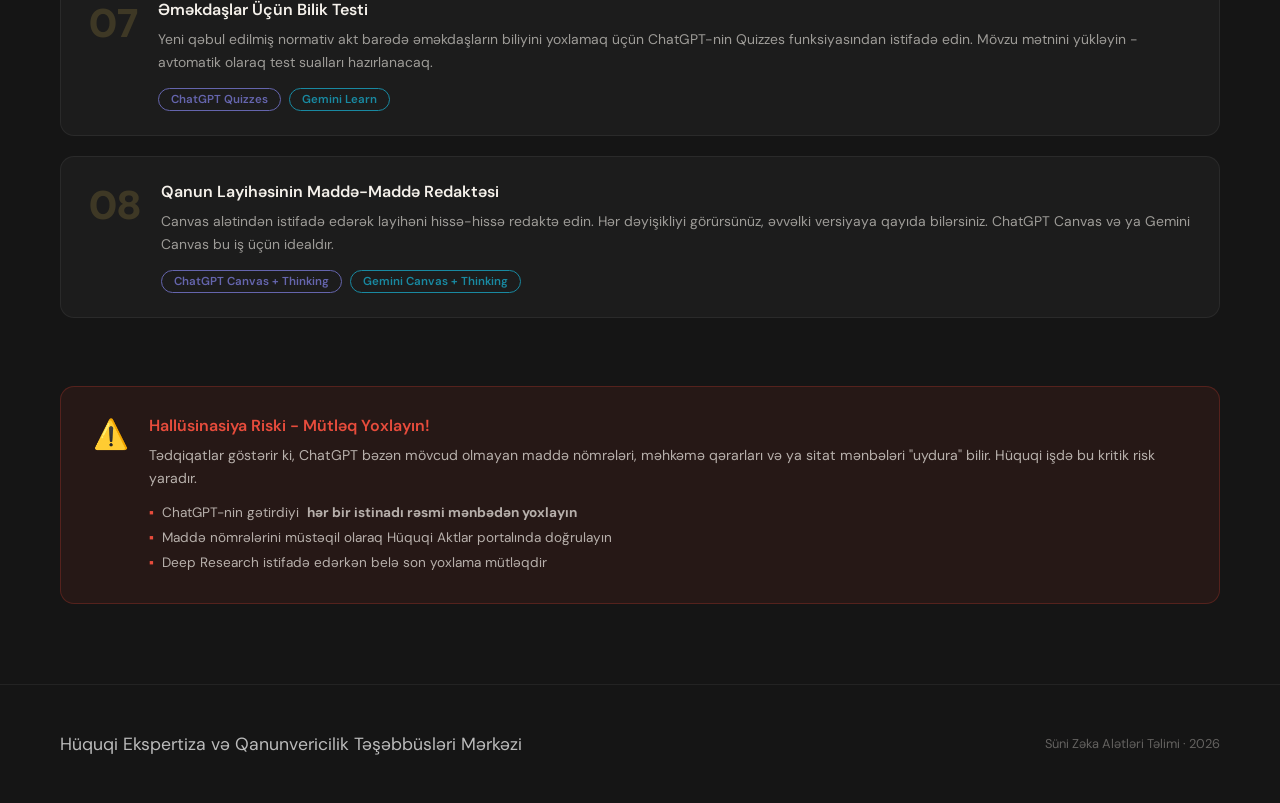
<file: is-ssenarileri.html>
<!DOCTYPE html>
<html lang="az">
<head>
<meta charset="UTF-8">
<meta name="viewport" content="width=device-width, initial-scale=1.0">
<title>İş Senariləri - Süni Zəka Alətləri</title>
<link rel="stylesheet" href="design.css">
</head>
<body>

<div class="progress-bar" id="progressBar"></div>

<!-- ══════ NAV ══════ -->
<nav>
  <a class="nav-logo" href="index.html">Ana Səhifə</a>
  <div class="nav-items">
    <a class="nav-item"        href="chatgpt.html">ChatGPT</a>
    <a class="nav-item"        href="gemini.html">Gemini</a>
    <a class="nav-item"        href="claude-ai.html">Claude AI</a>
    <a class="nav-item"        href="muqayise.html">Müqayisə</a>
    <a class="nav-item active" href="is-ssenarileri.html">İş Senariləri</a>
    <a class="nav-item"        href="tovsiyeler.html">Tövsiyələr</a>
  </div>
</nav>

<main>

<!-- ══════ SECTION HERO ══════ -->
<section class="section-hero scenarios-section-hero" data-letter="S">
  <div class="section-tag">Praktiki Tətbiq</div>
  <h2>Hüquqi İş Senariləri<br>Hansı Alət, Nə Vaxt İstifadə Olunur</h2>
  <p>Suni İntellekt alətlərinin gündəlik iş axınına uyğun real tətbiq senariləri:</p>
</section>

<div class="content-wrap">
  <div class="scenario-list">

    <div class="scenario">
      <div class="scenario-num">01</div>
      <div>
        <h4>Beynəlxalq Qanunvericilik Müqayisəsi</h4>
        <p>Rəqəmsal vergi tənzimlənməsi sahəsində 5 ölkənin qanunvericiliyini müqayisə etmək lazımdır.
           ChatGPT Deep Research vasitəsilə internetdəki mənbələri araşdırın, Gemini Pro-ya sənədləri
           yükləyin, Claude Opus-la müqayisəli cədvəl hazırlayın.</p>
        <div class="scenario-tools">
          <span class="stag stag-chatgpt">ChatGPT Deep Research</span>
          <span class="stag stag-gemini">Gemini Pro</span>
          <span class="stag stag-claude">Claude Opus</span>
        </div>
      </div>
    </div>

    <div class="scenario">
      <div class="scenario-num">02</div>
      <div>
        <h4>Qanun Layihəsinin Risk Analizi</h4>
        <p>Hazırlanan qanun layihəsindəki zəif nöqtələri müəyyən etmək üçün Claude-a sənədi yükləyin
           və "Bu layihəni əleyhdar hüquqşünas gözü ilə tənqid et, məntiqi boşluqları göstər" tapşırığı verin.
           Thinking modeli ilə daha dərin analiz əldə edin.</p>
        <div class="scenario-tools">
          <span class="stag stag-claude">Claude Opus + Adaptive Thinking</span>
        </div>
      </div>
    </div>

    <div class="scenario">
      <div class="scenario-num">03</div>
      <div>
        <h4>Böyük Qanunvericilik Arxivinin Analizi</h4>
        <p>Minlərlə səhifəlik məhkəmə arxivini və ya qanunvericilik külliyyatını analiz etmək lazımdır.
           Gemini Pro + Deep Research kombinasiyası bütün arxivi bir dəfəyə emal edib
           strukturlaşdırılmış hesabat hazırlayır.</p>
        <div class="scenario-tools">
          <span class="stag stag-gemini">Gemini Pro + Deep Research</span>
        </div>
      </div>
    </div>

    <div class="scenario">
      <div class="scenario-num">04</div>
      <div>
        <h4>Müqavilənin Hüquqi Ekspertizası</h4>
        <p>Müqavilə bəndlərini Claude-a yükləyin. LEGAL metodologiyası ilə:
           "Sən müqavilə hüququ üzrə ekspertsən. Bu müqavilədəki işçi hüquqlarını poza biləcək bəndləri
           müəyyən et. Yalnız AR Əmək Məcəlləsinə istinad et. Hər bənd üçün maddə nömrəsi göstər.
           Cədvəl formatında hazırla."</p>
        <div class="scenario-tools">
          <span class="stag stag-claude">Claude Sonnet + Formal Style</span>
        </div>
      </div>
    </div>

    <div class="scenario">
      <div class="scenario-num">05</div>
      <div>
        <h4>Vətəndaşlar Üçün Sadə İzahat Materialı</h4>
        <p>Mürəkkəb qanun mətnini vətəndaşların anlayacağı sadə dilə çevirmək üçün Claude-un
           "Explanatory" stilindən istifadə edin. ChatGPT-nin "ELI5" (Explain Like I'm 5) rejimi də
           bu məqsəd üçün idealdır.</p>
        <div class="scenario-tools">
          <span class="stag stag-claude">Claude + Explanatory Style</span>
          <span class="stag stag-chatgpt">ChatGPT ELI5</span>
        </div>
      </div>
    </div>

    <div class="scenario">
      <div class="scenario-num">06</div>
      <div>
        <h4>Normativ Aktın Cari Statusunun Yoxlanması</h4>
        <p>Qanunun qüvvəyə minib-minmədiyini, dəyişiklik olub-olmadığını yoxlamaq üçün ChatGPT-nin
           Web Search funksiyasından istifadə edin. Real vaxt məlumatları ilə mənbəyə istinad edilmiş cavab alırsınız.</p>
        <div class="scenario-tools">
          <span class="stag stag-chatgpt">ChatGPT Web Search</span>
          <span class="stag stag-gemini">Gemini Web Search</span>
        </div>
      </div>
    </div>

    <div class="scenario">
      <div class="scenario-num">07</div>
      <div>
        <h4>Əməkdaşlar Üçün Bilik Testi</h4>
        <p>Yeni qəbul edilmiş normativ akt barədə əməkdaşların biliyini yoxlamaq üçün ChatGPT-nin
           Quizzes funksiyasından istifadə edin. Mövzu mətnini yükləyin - avtomatik olaraq test sualları hazırlanacaq.</p>
        <div class="scenario-tools">
          <span class="stag stag-chatgpt">ChatGPT Quizzes</span>
          <span class="stag stag-gemini">Gemini Learn</span>
        </div>
      </div>
    </div>

    <div class="scenario">
      <div class="scenario-num">08</div>
      <div>
        <h4>Qanun Layihəsinin Maddə-Maddə Redaktəsi</h4>
        <p>Canvas alətindən istifadə edərək layihəni hissə-hissə redaktə edin. Hər dəyişikliyi görürsünüz,
           əvvəlki versiyaya qayıda bilərsiniz. ChatGPT Canvas və ya Gemini Canvas bu iş üçün idealdır.</p>
        <div class="scenario-tools">
          <span class="stag stag-chatgpt">ChatGPT Canvas + Thinking</span>
          <span class="stag stag-gemini">Gemini Canvas + Thinking</span>
        </div>
      </div>
    </div>


     <div class="warning-box">
    <div class="warning-icon">⚠️</div>
    <div>
      <h3>Hallüsinasiya Riski - Mütləq Yoxlayın!</h3>
      <p>Tədqiqatlar göstərir ki, ChatGPT bəzən mövcud olmayan maddə nömrələri, məhkəmə qərarları
         və ya sitat mənbələri "uydura" bilir. Hüquqi işdə bu kritik risk yaradır.</p>
      <ul>
        <li>ChatGPT-nin gətirdiyi <strong>hər bir istinadı rəsmi mənbədən yoxlayın</strong></li>
        <li>Maddə nömrələrini müstəqil olaraq Hüquqi Aktlar portalında doğrulayın</li>
        <li>Deep Research istifadə edərkən belə son yoxlama mütləqdir</li>
      </ul>
    </div>
  </div>

    
  </div>
</div>
</main>

<footer class="footer">
  <div class="footer-left">Hüquqi Ekspertiza və Qanunvericilik Təşəbbüsləri Mərkəzi</div>
  <div class="footer-right">Süni Zəka Alətləri Təlimi · 2026</div>
</footer>

<script>
window.addEventListener('scroll', () => {
  const scrolled = (window.scrollY / (document.body.scrollHeight - window.innerHeight)) * 100;
  document.getElementById('progressBar').style.width = scrolled + '%';
});
</script>
</body>
</html>
</file>
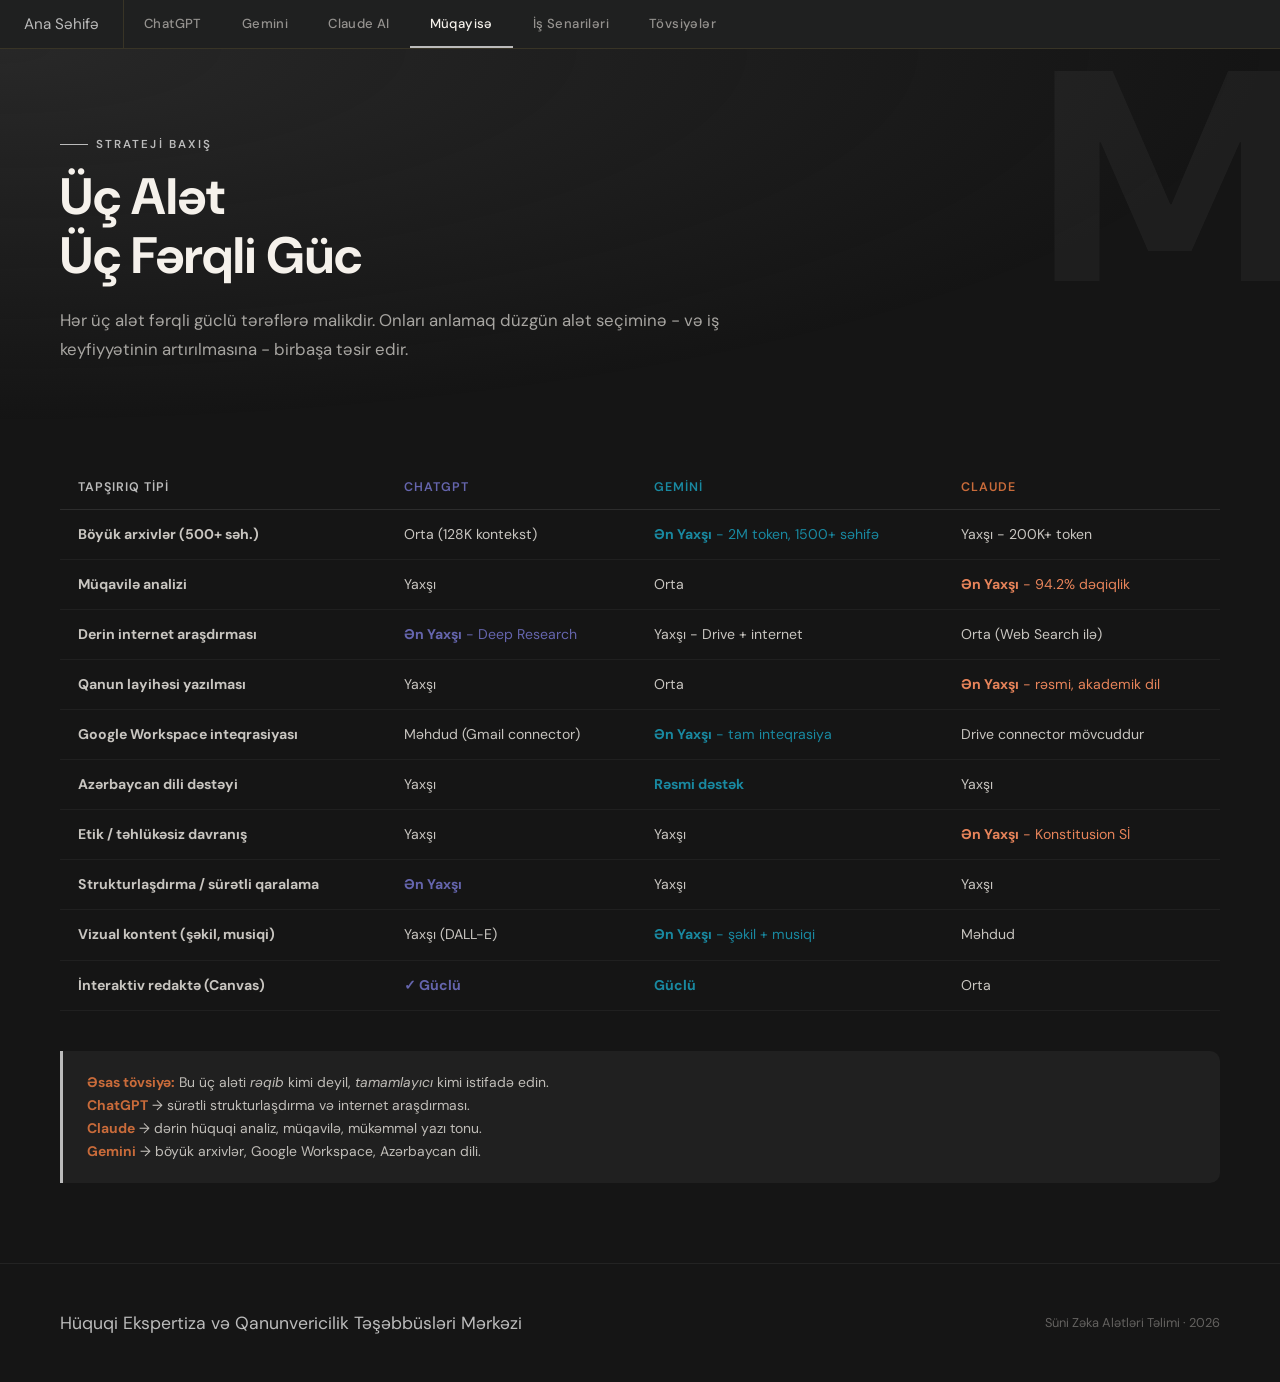
<file: muqayise.html>
<!DOCTYPE html>
<html lang="az">
<head>
<meta charset="UTF-8">
<meta name="viewport" content="width=device-width, initial-scale=1.0">
<title>Müqayisə - Süni Zəka Alətləri</title>
<link rel="stylesheet" href="design.css">
</head>
<body>

<div class="progress-bar" id="progressBar"></div>

<!-- ══════ NAV ══════ -->
<nav>
  <a class="nav-logo" href="index.html">Ana Səhifə</a>
  <div class="nav-items">
    <a class="nav-item"        href="chatgpt.html">ChatGPT</a>
    <a class="nav-item"        href="gemini.html">Gemini</a>
    <a class="nav-item"        href="claude-ai.html">Claude AI</a>
    <a class="nav-item active" href="muqayise.html">Müqayisə</a>
    <a class="nav-item"        href="is-ssenarileri.html">İş Senariləri</a>
    <a class="nav-item"        href="tovsiyeler.html">Tövsiyələr</a>
  </div>
</nav>

<main>

<!-- ══════ SECTION HERO ══════ -->
<section class="section-hero compare-section-hero" data-letter="M">
  <div class="section-tag">Strateji Baxış</div>
  <h2>Üç Alət<br>Üç Fərqli Güc</h2>
  <p>Hər üç alət fərqli güclü tərəflərə malikdir. Onları anlamaq düzgün alət seçiminə -
     və iş keyfiyyətinin artırılmasına - birbaşa təsir edir.</p>
</section>

<div class="content-wrap">

  <table class="compare-table">
    <thead>
      <tr>
        <th class="th-task">Tapşırıq Tipi</th>
        <th class="th-chatgpt">ChatGPT</th>
        <th class="th-gemini">Gemini</th>
        <th class="th-claude">Claude</th>
      </tr>
    </thead>
    <tbody>
      <tr>
        <td><strong>Böyük arxivlər (500+ səh.)</strong></td>
        <td>Orta (128K kontekst)</td>
        <td style="color: #1989a1;"><strong>Ən Yaxşı</strong> - 2M token, 1500+ səhifə</td>
        <td>Yaxşı - 200K+ token</td>
      </tr>
      <tr>
        <td><strong>Müqavilə analizi</strong></td>
        <td>Yaxşı</td>
        <td>Orta</td>
        <td style="color: #e8845a;"><strong>Ən Yaxşı</strong> - 94.2% dəqiqlik</td>
      </tr>
      <tr>
        <td><strong>Derin internet araşdırması</strong></td>
        <td style="color: var(--chatgpt);"><strong>Ən Yaxşı</strong> - Deep Research</td>
        <td>Yaxşı - Drive + internet</td>
        <td>Orta (Web Search ilə)</td>
      </tr>
      <tr>
        <td><strong>Qanun layihəsi yazılması</strong></td>
        <td>Yaxşı</td>
        <td>Orta</td>
        <td style="color: #e8845a;"><strong>Ən Yaxşı</strong> - rəsmi, akademik dil</td>
      </tr>
      <tr>
        <td><strong>Google Workspace inteqrasiyası</strong></td>
        <td>Məhdud (Gmail connector)</td>
        <td style="color: #1989a1;"><strong>Ən Yaxşı</strong> - tam inteqrasiya</td>
        <td>Drive connector mövcuddur</td>
      </tr>
      <tr>
        <td><strong>Azərbaycan dili dəstəyi</strong></td>
        <td>Yaxşı</td>
        <td style="color: #1989a1;"><strong>Rəsmi dəstək</strong></td>
        <td>Yaxşı</td>
      </tr>
      <tr>
        <td><strong>Etik / təhlükəsiz davranış</strong></td>
        <td>Yaxşı</td>
        <td>Yaxşı</td>
        <td style="color: #e8845a;"><strong>Ən Yaxşı</strong> - Konstitusion Sİ</td>
      </tr>
      <tr>
        <td><strong>Strukturlaşdırma / sürətli qaralama</strong></td>
        <td style="color: var(--chatgpt);"><strong>Ən Yaxşı</strong></td>
        <td>Yaxşı</td>
        <td>Yaxşı</td>
      </tr>
      <tr>
        <td><strong>Vizual kontent (şəkil, musiqi)</strong></td>
        <td>Yaxşı (DALL-E)</td>
        <td style="color: #1989a1;"><strong>Ən Yaxşı</strong> - şəkil + musiqi</td>
        <td>Məhdud</td>
      </tr>
      <tr>
        <td><strong>İnteraktiv redaktə (Canvas)</strong></td>
        <td style="color: var(--chatgpt);"><strong>✓ Güclü</strong></td>
        <td style="color: #1989a1;"><strong>Güclü</strong></td>
        <td>Orta</td>
      </tr>
    </tbody>
  </table>

  <div class="note-box" style="margin-top: 40px;">
    <strong>Əsas tövsiyə:</strong> Bu üç aləti <em>rəqib</em> kimi deyil, <em>tamamlayıcı</em> kimi istifadə edin.<br>
    <strong>ChatGPT</strong> → sürətli strukturlaşdırma və internet araşdırması.<br>
    <strong>Claude</strong> → dərin hüquqi analiz, müqavilə, mükəmməl yazı tonu.<br>
    <strong>Gemini</strong> → böyük arxivlər, Google Workspace, Azərbaycan dili.
  </div>

</div>
</main>

<footer class="footer">
  <div class="footer-left">Hüquqi Ekspertiza və Qanunvericilik Təşəbbüsləri Mərkəzi</div>
  <div class="footer-right">Süni Zəka Alətləri Təlimi · 2026</div>
</footer>

<script>
window.addEventListener('scroll', () => {
  const scrolled = (window.scrollY / (document.body.scrollHeight - window.innerHeight)) * 100;
  document.getElementById('progressBar').style.width = scrolled + '%';
});
</script>
</body>
</html>
</file>
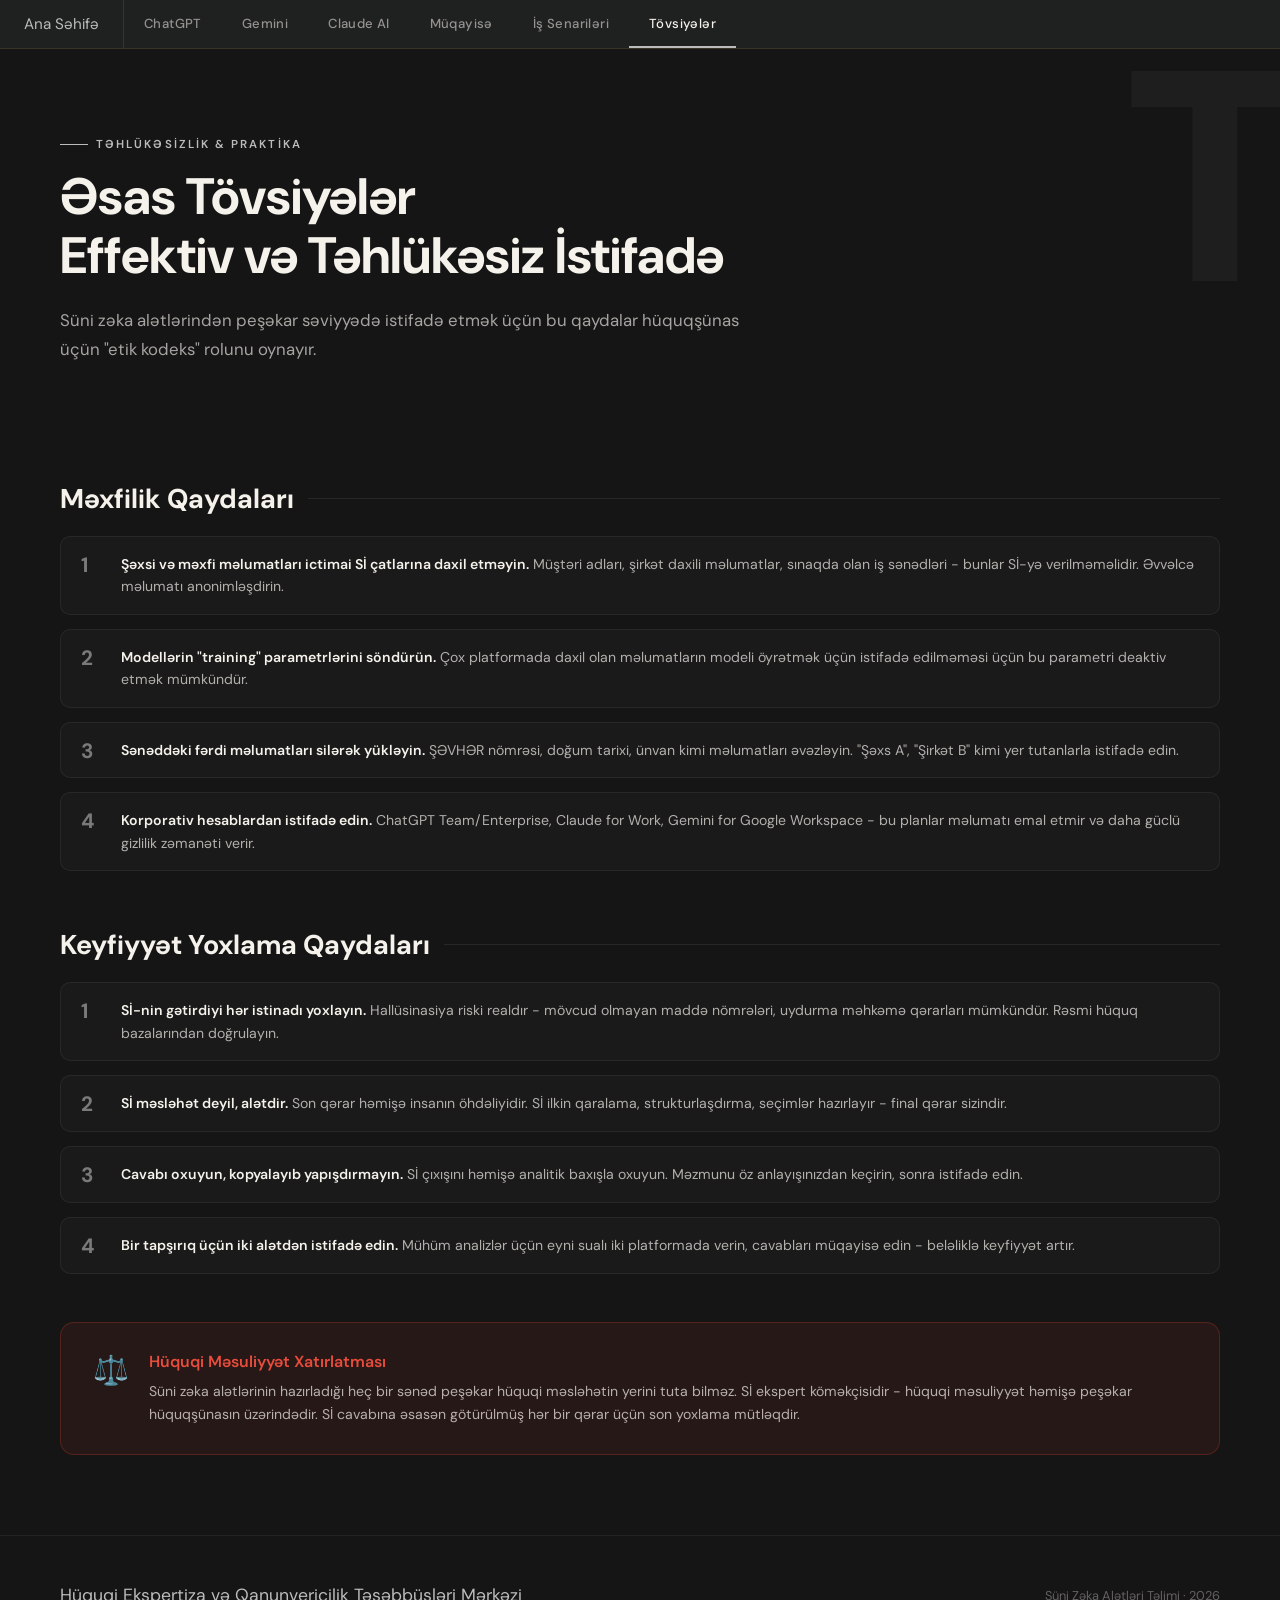
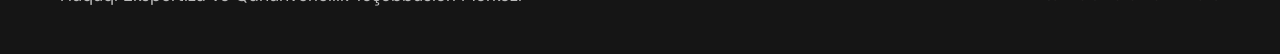
<file: tovsiyeler.html>
<!DOCTYPE html>
<html lang="az">
<head>
<meta charset="UTF-8">
<meta name="viewport" content="width=device-width, initial-scale=1.0">
<title>Tövsiyələr - Süni Zəka Alətləri</title>
<link rel="stylesheet" href="design.css">
</head>
<body>

<div class="progress-bar" id="progressBar"></div>

<!-- ══════ NAV ══════ -->
<nav>
  <a class="nav-logo" href="index.html">Ana Səhifə</a>
  <div class="nav-items">
    <a class="nav-item"        href="chatgpt.html">ChatGPT</a>
    <a class="nav-item"        href="gemini.html">Gemini</a>
    <a class="nav-item"        href="claude-ai.html">Claude AI</a>
    <a class="nav-item"        href="muqayise.html">Müqayisə</a>
    <a class="nav-item"        href="is-ssenarileri.html">İş Senariləri</a>
    <a class="nav-item active" href="tovsiyeler.html">Tövsiyələr</a>
  </div>
</nav>

<main>

<!-- ══════ SECTION HERO ══════ -->
<section class="section-hero" data-letter="T">
  <div class="section-tag">Təhlükəsizlik &amp; Praktika</div>
  <h2>Əsas Tövsiyələr<br>Effektiv və Təhlükəsiz İstifadə</h2>
  <p>Süni zəka alətlərindən peşəkar səviyyədə istifadə etmək üçün bu qaydalar
     hüquqşünas üçün "etik kodeks" rolunu oynayır.</p>
</section>

<div class="content-wrap">

  <!-- Məxfilik Qaydaları -->
  <div class="subsection">
    <h3 class="subsection-title"><span>Məxfilik Qaydaları</span></h3>
  </div>

  <div class="step-list">
    <div class="step-item">
      <p><strong>Şəxsi və məxfi məlumatları ictimai Sİ çatlarına daxil etməyin.</strong>
         Müştəri adları, şirkət daxili məlumatlar, sınaqda olan iş sənədləri - bunlar Sİ-yə verilməməlidir.
         Əvvəlcə məlumatı anonimləşdirin.</p>
    </div>
    <div class="step-item">
      <p><strong>Modellərin "training" parametrlərini söndürün.</strong>
         Çox platformada daxil olan məlumatların modeli öyrətmək üçün istifadə edilməməsi üçün
         bu parametri deaktiv etmək mümkündür.</p>
    </div>
    <div class="step-item">
      <p><strong>Sənəddəki fərdi məlumatları silərək yükləyin.</strong>
         ŞƏVHƏR nömrəsi, doğum tarixi, ünvan kimi məlumatları əvəzləyin.
         "Şəxs A", "Şirkət B" kimi yer tutanlarla istifadə edin.</p>
    </div>
    <div class="step-item">
      <p><strong>Korporativ hesablardan istifadə edin.</strong>
         ChatGPT Team/Enterprise, Claude for Work, Gemini for Google Workspace -
         bu planlar məlumatı emal etmir və daha güclü gizlilik zəmanəti verir.</p>
    </div>
  </div>

  <!-- Keyfiyyət Yoxlama Qaydaları -->
  <div class="subsection">
    <h3 class="subsection-title"><span>Keyfiyyət Yoxlama Qaydaları</span></h3>
  </div>

  <div class="step-list">
    <div class="step-item">
      <p><strong>Sİ-nin gətirdiyi hər istinadı yoxlayın.</strong>
         Hallüsinasiya riski realdır - mövcud olmayan maddə nömrələri, uydurma məhkəmə qərarları mümkündür.
         Rəsmi hüquq bazalarından doğrulayın.</p>
    </div>
    <div class="step-item">
      <p><strong>Sİ məsləhət deyil, alətdir.</strong>
         Son qərar həmişə insanın öhdəliyidir. Sİ ilkin qaralama, strukturlaşdırma, seçimlər hazırlayır -
         final qərar sizindir.</p>
    </div>
    <div class="step-item">
      <p><strong>Cavabı oxuyun, kopyalayıb yapışdırmayın.</strong>
         Sİ çıxışını həmişə analitik baxışla oxuyun.
         Məzmunu öz anlayışınızdan keçirin, sonra istifadə edin.</p>
    </div>
    <div class="step-item">
      <p><strong>Bir tapşırıq üçün iki alətdən istifadə edin.</strong>
         Mühüm analizlər üçün eyni sualı iki platformada verin, cavabları müqayisə edin -
         beləliklə keyfiyyət artır.</p>
    </div>
  </div>

  <div class="warning-box" style="margin-top: 48px;">
    <div class="warning-icon">⚖️</div>
    <div>
      <h3>Hüquqi Məsuliyyət Xatırlatması</h3>
      <p>Süni zəka alətlərinin hazırladığı heç bir sənəd peşəkar hüquqi məsləhətin yerini tuta bilməz.
         Sİ ekspert köməkçisidir - hüquqi məsuliyyət həmişə peşəkar hüquqşünasın üzərindədir.
         Sİ cavabına əsasən götürülmüş hər bir qərar üçün son yoxlama mütləqdir.</p>
    </div>
  </div>

</div>
</main>

<footer class="footer">
  <div class="footer-left">Hüquqi Ekspertiza və Qanunvericilik Təşəbbüsləri Mərkəzi</div>
  <div class="footer-right">Süni Zəka Alətləri Təlimi · 2026</div>
</footer>

<script>
window.addEventListener('scroll', () => {
  const scrolled = (window.scrollY / (document.body.scrollHeight - window.innerHeight)) * 100;
  document.getElementById('progressBar').style.width = scrolled + '%';
});
</script>
</body>
</html>
</file>
<file: design.css>
/* ══════════════════════════════════════════════
   Hüquqi Ekspertiza Mərkəzi — design.css
   ══════════════════════════════════════════════ */

@import url('https://fonts.googleapis.com/css2?family=Playfair+Display:wght@400;700;900&family=DM+Sans:wght@300;400;500;600&family=JetBrains+Mono:wght@400;500&display=swap');

/* ─── CSS VARIABLES ─── */
:root {
  --ink: #151515;
  --paper: #f5f1eb;
  --gold: #bbbbbb;
  --gold-light: #c37137;
  --gold-dim: #8a6c2a;
  --chatgpt: #6565ad;
  --gemini: #1989a1;
  --claude: #c96b3a;
  --slate: #1e2430;
  --mist: #e8e3da;
  --accent-red: #c0392b;
  --text-secondary: #5a5048;
}

/* ─── RESET ─── */
* { margin: 0; padding: 0; box-sizing: border-box; }

body {
  font-family: 'DM Sans', sans-serif;
  background: var(--ink);
  color: var(--paper);
  min-height: 100vh;
  overflow-x: hidden;
}

/* ══════════════════════════════════════════════
   PROGRESS BAR
   ══════════════════════════════════════════════ */
.progress-bar {
  position: fixed;
  top: 0;
  left: 0;
  height: 2px;
  background: linear-gradient(90deg, var(--gold), var(--gold-light));
  z-index: 1000;
  width: 0%;
  transition: width 0.1s;
}

/* ══════════════════════════════════════════════
   NAVIGATION
   ══════════════════════════════════════════════ */
nav {
  position: sticky;
  top: 0;
  z-index: 100;
  background: #1f2020;
  backdrop-filter: blur(12px);
  border-bottom: 1px solid rgba(201,168,76,0.15);
  display: flex;
  align-items: center;
  gap: 0;
  overflow-x: auto;
  scrollbar-width: none;
}

nav::-webkit-scrollbar { display: none; }

.nav-logo {
  padding: 14px 24px;
  font-family: 'DM Sans', sans-serif;
  font-size: 0.95rem;
  color: var(--gold);
  white-space: nowrap;
  border-right: 1px solid rgba(201,168,76,0.15);
  flex-shrink: 0;
  text-decoration: none;
}

.nav-items {
  display: flex;
  align-items: center;
  flex: 1;
  overflow-x: auto;
  scrollbar-width: none;
}

.nav-item {
  padding: 14px 20px;
  font-size: 0.82rem;
  font-weight: 500;
  white-space: nowrap;
  cursor: pointer;
  color: rgba(245,241,235,0.55);
  border-bottom: 2px solid transparent;
  transition: all 0.2s;
  letter-spacing: 0.03em;
  text-decoration: none;
  display: inline-block;
}

.nav-item:hover,
.nav-item.active {
  color: var(--paper);
  border-bottom-color: var(--gold);
}

/* ══════════════════════════════════════════════
   HERO (Ana Səhifə)
   ══════════════════════════════════════════════ */
.hero {
  min-height: 100vh;
  display: flex;
  flex-direction: column;
  justify-content: center;
  align-items: center;
  text-align: center;
  padding: 60px 40px;
  position: relative;
  background: radial-gradient(ellipse at 20% 50%, #172b2e 0%, transparent 60%),
              radial-gradient(ellipse at 80% 20%, #092024 0%, transparent 60%),
              radial-gradient(ellipse at 60% 80%, #2c1c07 0%, transparent 60%),
              var(--ink);
  overflow: hidden;
}

.hero::before {
  content: '';
  position: absolute;
  inset: 0;
  background-image:
    repeating-linear-gradient(0deg, transparent, transparent 79px, rgba(201,168,76,0.06) 80px),
    repeating-linear-gradient(90deg, transparent, transparent 79px, rgba(201,168,76,0.06) 80px);
  pointer-events: none;
}

.hero-badge {
  display: inline-flex;
  align-items: center;
  gap: 8px;
  border: 1px solid rgba(201,168,76,0.4);
  padding: 6px 18px;
  border-radius: 100px;
  font-size: 0.78rem;
  letter-spacing: 0.15em;
  text-transform: uppercase;
  color: var(--gold);
  margin-bottom: 40px;
  backdrop-filter: blur(4px);
  background: rgba(201,168,76,0.08);
  animation: fadeUp 0.8s ease both;
}

.hero h1 {
  font-family: 'DM Sans', sans-serif;
  font-size: clamp(2.8rem, 6vw, 5.5rem);
  font-weight: 900;
  line-height: 1.08;
  max-width: 900px;
  animation: fadeUp 0.8s 0.1s ease both;
}

.hero h1 .highlight {
  background: linear-gradient(135deg, var(--gold), var(--gold-light));
  -webkit-background-clip: text;
  -webkit-text-fill-color: transparent;
  background-clip: text;
}

.hero-subtitle {
  margin-top: 28px;
  font-size: 1.15rem;
  color: rgba(245,241,235,0.6);
  max-width: 600px;
  line-height: 1.7;
  animation: fadeUp 0.8s 0.2s ease both;
}

.hero-pills {
  display: flex;
  gap: 12px;
  margin-top: 48px;
  flex-wrap: wrap;
  justify-content: center;
  animation: fadeUp 0.8s 0.3s ease both;
}

.pill {
  padding: 10px 22px;
  border-radius: 100px;
  font-size: 0.88rem;
  font-weight: 500;
  cursor: pointer;
  transition: all 0.25s;
  border: 2px solid;
  text-decoration: none;
  display: inline-block;
}

.pill-chatgpt { border-color: var(--chatgpt); color: var(--chatgpt); }
.pill-chatgpt:hover { background: var(--chatgpt); color: white; transform: translateY(-2px); }
.pill-gemini { border-color: var(--gemini); color: var(--gemini); }
.pill-gemini:hover { background: var(--gemini); color: white; transform: translateY(-2px); }
.pill-claude { border-color: var(--claude); color: var(--claude); }
.pill-claude:hover { background: var(--claude); color: white; transform: translateY(-2px); }

.scroll-hint {
  margin-top: 70px;
  display: flex;
  flex-direction: column;
  align-items: center;
  gap: 8px;
  color: rgba(245,241,235,0.35);
  font-size: 0.78rem;
  letter-spacing: 0.1em;
  text-transform: uppercase;
  animation: fadeUp 0.8s 0.5s ease both;
}

.scroll-arrow {
  width: 24px;
  height: 24px;
  border-right: 2px solid rgba(201,168,76,0.4);
  border-bottom: 2px solid rgba(201,168,76,0.4);
  transform: rotate(45deg);
  animation: bounce 1.5s infinite;
}

/* ══════════════════════════════════════════════
   SECTION HERO
   ══════════════════════════════════════════════ */
.section-hero {
  padding: 80px 60px 60px;
  position: relative;
  overflow: hidden;
}

.section-hero::after {
  content: attr(data-letter);
  position: absolute;
  right: -20px;
  top: -20px;
  font-family: 'DM Sans', sans-serif;
  font-size: 300px;
  font-weight: 900;
  opacity: 0.04;
  line-height: 1;
  pointer-events: none;
  color: white;
}

.section-tag {
  display: inline-flex;
  align-items: center;
  gap: 8px;
  font-size: 0.72rem;
  letter-spacing: 0.18em;
  text-transform: uppercase;
  color: var(--gold);
  margin-bottom: 16px;
  font-weight: 600;
}

.section-tag::before {
  content: '';
  width: 28px;
  height: 1px;
  background: var(--gold);
}

.section-hero h2 {
  font-family: 'DM Sans', sans-serif;
  font-size: clamp(2rem, 4vw, 3.5rem);
  font-weight: 700;
  line-height: 1.15;
  max-width: 700px;
}

.section-hero p {
  margin-top: 20px;
  font-size: 1.05rem;
  line-height: 1.75;
  color: rgba(245,241,235,0.65);
  max-width: 680px;
}

/* ─── Section color backgrounds ─── */

.chatgpt-section-hero   { background: radial-gradient(ellipse at top left, #7c00ff1a,  transparent 70%); }
.gemini-section-hero    { background: radial-gradient(ellipse at top left, #00d2ff1a,  transparent 70%); }
.claude-section-hero    { background: radial-gradient(ellipse at top left, #ff570017,  transparent 70%); }
.compare-section-hero   { background: radial-gradient(ellipse at top left, #4c4c4c59,  transparent 70%); }
.scenarios-section-hero { background: radial-gradient(ellipse at top left, #4c4c4c59,  transparent 70%); }

/* ══════════════════════════════════════════════
   CONTENT WRAP
   ══════════════════════════════════════════════ */
.content-wrap {
  padding: 0 60px 80px;
}

@media (max-width: 768px) {
  .section-hero { padding: 50px 24px 40px; }
  .content-wrap { padding: 0 24px 60px; }
}

/* ══════════════════════════════════════════════
   TOOL CARDS
   ══════════════════════════════════════════════ */
.tools-grid {
  display: grid;
  grid-template-columns: repeat(auto-fit, minmax(320px, 1fr));
  gap: 20px;
  margin-top: 40px;
}

.tool-card {
  background: rgba(255,255,255,0.03);
  border: 1px solid #6565ad4d;
  border-radius: 16px;
  padding: 28px;
  transition: all 0.3s;
  position: relative;
  overflow: hidden;
}

.tool-card::before {
  content: '';
  position: absolute;
  top: 0; left: 0; right: 0;
  height: 2px;
  border-radius: 16px 16px 0 0;
}

.chatgpt-card::before { background: linear-gradient(90deg, var(--chatgpt), transparent); }
.gemini-card::before  { background: linear-gradient(90deg, var(--gemini), transparent); }
.claude-card::before  { background: linear-gradient(90deg, var(--claude), transparent); }

.tool-card:hover {
  background: rgba(255,255,255,0.06);
  border-color: #6565ad99;
  transform: translateY(-3px);
}

.tool-icon {
  width: 48px;
  height: 48px;
  border-radius: 12px;
  display: flex;
  align-items: center;
  justify-content: center;
  font-size: 1.5rem;
  margin-bottom: 18px;
}

.chatgpt-icon { background: #272727; }
.gemini-icon  { background: rgba(66,133,244,0.15); }
.claude-icon  { background: rgba(201,107,58,0.15); }

.tool-card h3 {
  font-family: 'DM Sans', sans-serif;
  font-size: 1.25rem;
  font-weight: 700;
  margin-bottom: 10px;
}

.tool-card p {
  font-size: 0.9rem;
  line-height: 1.65;
  color: rgba(245,241,235,0.65);
  margin-bottom: 16px;
}

.use-case {
  background: #6565ad12;
  border: 1px solid #6565ad59;
  border-radius: 8px;
  padding: 10px 14px;
  font-size: 0.8rem;
  color: #6565ad;
  line-height: 1.5;
}

.use-case strong {
  display: block;
  margin-bottom: 3px;
  font-weight: 600;
  letter-spacing: 0.05em;
  text-transform: uppercase;
  font-size: 0.7rem;
}

/* ══════════════════════════════════════════════
   MODEL CARDS
   ══════════════════════════════════════════════ */
.models-row {
  display: grid;
  grid-template-columns: repeat(auto-fit, minmax(200px, 1fr));
  gap: 16px;
  margin-top: 40px;
}

.model-card {
  border-radius: 14px;
  padding: 24px 20px;
  position: relative;
  cursor: default;
  transition: transform 0.25s;
}

.model-card:hover { transform: translateY(-4px); }

.model-badge {
  display: inline-block;
  padding: 3px 10px;
  border-radius: 100px;
  font-size: 0.65rem;
  font-weight: 600;
  letter-spacing: 0.1em;
  text-transform: uppercase;
  margin-bottom: 12px;
}

.model-card h4 {
  font-family: 'DM Sans', sans-serif;
  font-size: 1.3rem;
  font-weight: 700;
  margin-bottom: 8px;
}

.model-card p {
  font-size: 0.83rem;
  line-height: 1.6;
  opacity: 0.75;
}

.model-card ul {
  margin-top: 14px;
  padding-left: 0;
  list-style: none;
}

.model-card ul li {
  font-size: 0.8rem;
  padding: 5px 0;
  border-bottom: 1px solid rgba(255,255,255,0.06);
  display: flex;
  align-items: flex-start;
  gap: 8px;
  line-height: 1.45;
}

.model-card ul li::before {
  content: '→';
  flex-shrink: 0;
  opacity: 0.5;
  margin-top: 1px;
}

/* ══════════════════════════════════════════════
   SLASH COMMANDS
   ══════════════════════════════════════════════ */
.slash-list {
  display: grid;
  grid-template-columns: repeat(auto-fit, minmax(260px, 1fr));
  gap: 14px;
  margin-top: 28px;
}

.slash-item {
  background: rgba(255,255,255,0.03);
  border: 1px solid rgba(255,255,255,0.07);
  border-radius: 10px;
  padding: 18px;
  display: flex;
  gap: 14px;
  align-items: flex-start;
}

.slash-cmd {
  font-family: 'JetBrains Mono', monospace;
  font-size: 0.95rem;
  color: var(--claude);
  background: rgba(201,107,58,0.1);
  padding: 3px 10px;
  border-radius: 6px;
  flex-shrink: 0;
  border: 1px solid rgba(201,107,58,0.25);
}

.slash-desc {
  font-size: 0.83rem;
  line-height: 1.55;
  color: rgba(245,241,235,0.65);
}

/* ══════════════════════════════════════════════
   COMPARISON TABLE
   ══════════════════════════════════════════════ */
.compare-table {
  width: 100%;
  border-collapse: collapse;
  margin-top: 40px;
  font-size: 0.88rem;
}

.compare-table th {
  padding: 14px 18px;
  text-align: left;
  font-weight: 600;
  font-size: 0.78rem;
  letter-spacing: 0.08em;
  text-transform: uppercase;
  border-bottom: 1px solid rgba(255,255,255,0.1);
}

.compare-table td {
  padding: 14px 18px;
  border-bottom: 1px solid rgba(255,255,255,0.05);
  line-height: 1.5;
  color: rgba(245,241,235,0.8);
  vertical-align: top;
}

.compare-table tr:hover td { background: rgba(255,255,255,0.02); }

.th-chatgpt { color: var(--chatgpt); }
.th-gemini  { color: var(--gemini); }
.th-claude  { color: var(--claude); }
.th-task    { color: var(--gold); }

/* ══════════════════════════════════════════════
   GEMINI MODEL STRIP
   ══════════════════════════════════════════════ */
.gemini-models {
  display: grid;
  grid-template-columns: repeat(3, 1fr);
  gap: 16px;
  margin-top: 32px;
}

@media (max-width: 680px) {
  .gemini-models { grid-template-columns: 1fr; }
}

.gm-card {
  border-radius: 14px;
  padding: 22px;
  text-align: center;
  transition: transform 0.25s;
}

.gm-card:hover { transform: translateY(-4px); }

.gm-icon {
  font-size: 2rem;
  margin-bottom: 12px;
  display: block;
}

.gm-card h4 {
  font-family: 'DM Sans', sans-serif;
  font-size: 1.1rem;
  margin-bottom: 8px;
}

.gm-card p { font-size: 0.82rem; line-height: 1.55; opacity: 0.7; }

/* ══════════════════════════════════════════════
   STYLE CARDS (Claude)
   ══════════════════════════════════════════════ */
.style-grid {
  display: grid;
  grid-template-columns: repeat(auto-fit, minmax(200px, 1fr));
  gap: 14px;
  margin-top: 28px;
}

.style-card {
  border: 1px solid rgba(255,255,255,0.08);
  border-radius: 12px;
  padding: 20px;
  position: relative;
  overflow: hidden;
  transition: all 0.25s;
}

.style-card:hover {
  border-color: rgba(201,107,58,0.3);
  background: rgba(201,107,58,0.05);
  transform: translateY(-2px);
}

.style-name {
  font-family: 'JetBrains Mono', monospace;
  font-size: 0.85rem;
  color: var(--claude);
  margin-bottom: 10px;
  display: flex;
  align-items: center;
  gap: 6px;
}

.style-card p { font-size: 0.82rem; line-height: 1.55; color: rgba(245,241,235,0.65); }

/* ══════════════════════════════════════════════
   LEGAL FRAMEWORK
   ══════════════════════════════════════════════ */
.legal-frame {
  display: grid;
  grid-template-columns: repeat(auto-fit, minmax(280px, 1fr));
  gap: 16px;
  margin-top: 32px;
}

.legal-item {
  border-radius: 12px;
  padding: 24px;
  border: 1px solid rgba(201,168,76,0.2);
  background: linear-gradient(135deg, rgba(201,168,76,0.06), transparent);
  transition: transform 0.25s;
}

.legal-item:hover { transform: translateY(-3px); }

.legal-letter {
  font-family: 'DM Sans', sans-serif;
  font-size: 3rem;
  font-weight: 900;
  color: var(--gold);
  opacity: 0.4;
  line-height: 1;
  margin-bottom: 8px;
}

.legal-item h4 {
  font-size: 0.95rem;
  font-weight: 600;
  margin-bottom: 8px;
  color: var(--gold-light);
}

.legal-item p {
  font-size: 0.84rem;
  line-height: 1.6;
  color: rgba(245,241,235,0.65);
}

.legal-example {
  margin-top: 10px;
  font-family: 'JetBrains Mono', monospace;
  font-size: 0.75rem;
  background: rgba(0,0,0,0.3);
  padding: 8px 12px;
  border-radius: 6px;
  color: rgba(245,241,235,0.7);
  border-left: 3px solid var(--gold-dim);
  line-height: 1.5;
}

/* ══════════════════════════════════════════════
   WARNING / NOTE BOXES
   ══════════════════════════════════════════════ */
.warning-box {
  margin-top: 48px;
  padding: 28px 32px;
  border-radius: 14px;
  background: rgba(192,57,43,0.1);
  border: 1px solid rgba(192,57,43,0.3);
  display: flex;
  gap: 20px;
  align-items: flex-start;
}

.warning-icon { font-size: 1.8rem; flex-shrink: 0; }
.warning-box h3 { font-size: 1rem; font-weight: 600; margin-bottom: 8px; color: #e74c3c; }
.warning-box p { font-size: 0.88rem; line-height: 1.65; color: rgba(245,241,235,0.7); }
.warning-box ul { margin-top: 10px; padding-left: 0; list-style: none; }
.warning-box ul li {
  font-size: 0.85rem;
  padding: 4px 0;
  display: flex;
  gap: 8px;
  color: rgba(245,241,235,0.7);
}
.warning-box ul li::before { content: '▪'; color: #e74c3c; flex-shrink: 0; }

.note-box {
  margin-top: 32px;
  padding: 20px 24px;
  background: #202020;
  border-left: 3px solid var(--gold);
  border-radius: 0 10px 10px 0;
  font-size: 0.87rem;
  line-height: 1.65;
  color: rgba(245,241,235,0.75);
}

.note-box strong { color: #c96b3a; }

/* ══════════════════════════════════════════════
   DIVIDERS & SUBSECTIONS
   ══════════════════════════════════════════════ */
.divider {
  margin: 60px 0;
  height: 1px;
  background: linear-gradient(90deg, transparent, rgba(201,168,76,0.3), transparent);
}

.subsection { margin-top: 56px; }

.subsection-title {
  font-family: 'DM Sans', sans-serif;
  font-size: 1.7rem;
  font-weight: 700;
  margin-bottom: 8px;
  display: flex;
  align-items: center;
  gap: 14px;
}

.subsection-title::after {
  content: '';
  flex: 1;
  height: 1px;
  background: rgba(255,255,255,0.08);
}

.subsection-desc {
  font-size: 0.95rem;
  color: rgba(245,241,235,0.55);
  line-height: 1.6;
  max-width: 680px;
  margin-bottom: 4px;
}

.section-divider {
  display: flex;
  align-items: center;
  gap: 16px;
  margin: 48px 0 32px;
  color: rgba(255,255,255,0.25);
  font-size: 0.72rem;
  letter-spacing: 0.15em;
  text-transform: uppercase;
}

.section-divider::before,
.section-divider::after {
  content: '';
  flex: 1;
  height: 1px;
  background: rgba(255,255,255,0.08);
}

/* ══════════════════════════════════════════════
   SCENARIO LIST
   ══════════════════════════════════════════════ */
.scenario-list {
  display: flex;
  flex-direction: column;
  gap: 20px;
  margin-top: 28px;
}

.scenario {
  background: rgba(255,255,255,0.03);
  border-radius: 14px;
  padding: 24px 28px;
  border: 1px solid rgba(255,255,255,0.06);
  display: grid;
  grid-template-columns: auto 1fr;
  gap: 20px;
  align-items: start;
  transition: border-color 0.25s;
}

.scenario:hover { border-color: rgba(201,168,76,0.2); }

.scenario-num {
  font-family: 'DM Sans', sans-serif;
  font-size: 2.5rem;
  font-weight: 900;
  color: rgba(201,168,76,0.2);
  line-height: 1;
  padding-top: 4px;
}

.scenario h4 { font-size: 1rem; font-weight: 600; margin-bottom: 8px; color: var(--paper); }
.scenario p  { font-size: 0.87rem; line-height: 1.65; color: rgba(245,241,235,0.6); }

.scenario-tools {
  display: flex;
  gap: 8px;
  margin-top: 14px;
  flex-wrap: wrap;
}

.stag {
  padding: 3px 12px;
  border-radius: 100px;
  font-size: 0.72rem;
  font-weight: 600;
  border: 1px solid;
}

.stag-chatgpt { border-color: var(--chatgpt); color: var(--chatgpt); }
.stag-gemini  { border-color: var(--gemini);  color: var(--gemini);  }
.stag-claude  { border-color: var(--claude);  color: var(--claude);  }

/* ══════════════════════════════════════════════
   CONNECTOR ITEMS
   ══════════════════════════════════════════════ */
.connector-grid {
  display: grid;
  grid-template-columns: repeat(auto-fit, minmax(250px, 1fr));
  gap: 14px;
  margin-top: 24px;
}

.connector-item {
  background: rgba(255,255,255,0.03);
  border: 1px solid rgba(255,255,255,0.07);
  border-radius: 10px;
  padding: 18px 20px;
  transition: all 0.2s;
}

.connector-item:hover {
  background: rgba(201,107,58,0.06);
  border-color: rgba(201,107,58,0.2);
}

.connector-item h4 {
  font-size: 0.92rem;
  font-weight: 600;
  margin-bottom: 6px;
  display: flex;
  align-items: center;
  gap: 8px;
}

.connector-item p {
  font-size: 0.82rem;
  line-height: 1.55;
  color: rgba(245,241,235,0.6);
}

/* ══════════════════════════════════════════════
   GEMINI TOOLS
   ══════════════════════════════════════════════ */
.gemini-tools {
  display: grid;
  grid-template-columns: repeat(auto-fit, minmax(300px, 1fr));
  gap: 16px;
  margin-top: 28px;
}

.gt-card {
  background: #1989a124;
  border: 1px solid #1989a159;
  border-radius: 14px;
  padding: 24px;
  transition: all 0.25s;
}

.gt-card:hover {
  background: rgba(66,133,244,0.1);
  border-color: rgba(66,133,244,0.3);
  transform: translateY(-3px);
}

.gt-card h4 {
  font-size: 1rem;
  font-weight: 600;
  margin-bottom: 10px;
  color: #7baaf7;
  display: flex;
  align-items: center;
  gap: 8px;
}

.gt-card p {
  font-size: 0.85rem;
  line-height: 1.6;
  color: rgba(245,241,235,0.65);
  margin-bottom: 12px;
}

.gt-use {
  font-size: 0.78rem;
  background: rgba(66,133,244,0.12);
  border-radius: 6px;
  padding: 8px 12px;
  color: #93beff;
  line-height: 1.5;
}

/* ══════════════════════════════════════════════
   COMBO TIP
   ══════════════════════════════════════════════ */
.combo-tip {
  margin-top: 48px;
  background: linear-gradient(135deg, rgba(66,133,244,0.08), rgba(16,163,127,0.06));
  border: 1px solid rgba(255,255,255,0.1);
  border-radius: 16px;
  padding: 28px 32px;
}

.combo-tip h3 {
  font-family: 'DM Sans', sans-serif;
  font-size: 1.2rem;
  margin-bottom: 16px;
  color: #c66430;
}

.combo-tip p {
  font-size: 0.88rem;
  line-height: 1.7;
  color: rgba(245,241,235,0.7);
}

.combo-flow {
  display: flex;
  gap: 10px;
  align-items: center;
  margin-top: 18px;
  flex-wrap: wrap;
}

.cf-step {
  padding: 8px 16px;
  border-radius: 8px;
  font-size: 0.82rem;
  font-weight: 500;
}

.cf-arrow { color: rgba(255,255,255,0.3); font-size: 1.2rem; }

/* ══════════════════════════════════════════════
   STEP LIST
   ══════════════════════════════════════════════ */
.step-list {
  counter-reset: step-counter;
  display: flex;
  flex-direction: column;
  gap: 14px;
  margin-top: 20px;
}

.step-item {
  counter-increment: step-counter;
  display: flex;
  gap: 16px;
  align-items: flex-start;
  padding: 16px 20px;
  background: rgba(255,255,255,0.025);
  border-radius: 10px;
  border: 1px solid rgba(255,255,255,0.06);
}

.step-item::before {
  content: counter(step-counter);
  font-family: 'DM Sans', sans-serif;
  font-size: 1.3rem;
  font-weight: 700;
  color: var(--gold);
  opacity: 0.6;
  min-width: 24px;
  line-height: 1;
  padding-top: 2px;
}

.step-item p {
  font-size: 0.88rem;
  line-height: 1.6;
  color: rgba(245,241,235,0.7);
}

.step-item strong { color: var(--paper); font-weight: 600; }

/* ══════════════════════════════════════════════
   KV LIST
   ══════════════════════════════════════════════ */
.kv-list {
  display: flex;
  flex-direction: column;
  gap: 10px;
  margin-top: 20px;
}

.kv-item {
  display: flex;
  gap: 16px;
  align-items: flex-start;
  padding: 14px 18px;
  background: rgba(255,255,255,0.03);
  border-radius: 10px;
  border: 1px solid rgba(255,255,255,0.06);
}

.kv-key {
  font-weight: 600;
  font-size: 0.85rem;
  min-width: 160px;
  color: var(--paper);
  flex-shrink: 0;
}

.kv-val {
  font-size: 0.85rem;
  color: rgba(245,241,235,0.65);
  line-height: 1.5;
}

/* ══════════════════════════════════════════════
   TAG CHIPS
   ══════════════════════════════════════════════ */
.tag-chip {
  display: inline-block;
  padding: 2px 10px;
  border-radius: 100px;
  font-size: 0.7rem;
  font-weight: 600;
  letter-spacing: 0.06em;
  text-transform: uppercase;
  margin-right: 6px;
  margin-bottom: 4px;
}

.chip-green  { background: rgba(16,163,127,0.2);  color: var(--chatgpt); }
.chip-blue   { background: rgba(66,133,244,0.2);   color: #7baaf7; }
.chip-orange { background: rgba(201,107,58,0.2);   color: #e8845a; }
.chip-gold   { background: rgba(201,168,76,0.15);  color: var(--gold-light); }

/* ══════════════════════════════════════════════
   FOOTER
   ══════════════════════════════════════════════ */
.footer {
  padding: 48px 60px;
  border-top: 1px solid rgba(255,255,255,0.06);
  display: flex;
  align-items: center;
  justify-content: space-between;
  flex-wrap: wrap;
  gap: 20px;
}

.footer-left {
  font-family: 'DM Sans', sans-serif;
  font-size: 1.1rem;
  color: var(--gold);
}

.footer-right {
  font-size: 0.8rem;
  color: rgba(245,241,235,0.35);
}

/* ══════════════════════════════════════════════
   ANIMATIONS
   ══════════════════════════════════════════════ */
@keyframes fadeUp {
  from { opacity: 0; transform: translateY(24px); }
  to   { opacity: 1; transform: translateY(0); }
}

@keyframes bounce {
  0%, 100% { transform: rotate(45deg) translateY(0); }
  50%       { transform: rotate(45deg) translateY(5px); }
}

/* ══════════════════════════════════════════════
   PAGE ENTER ANIMATION
   ══════════════════════════════════════════════ */
main {
  animation: fadeUp 0.4s ease both;
}
</file>
